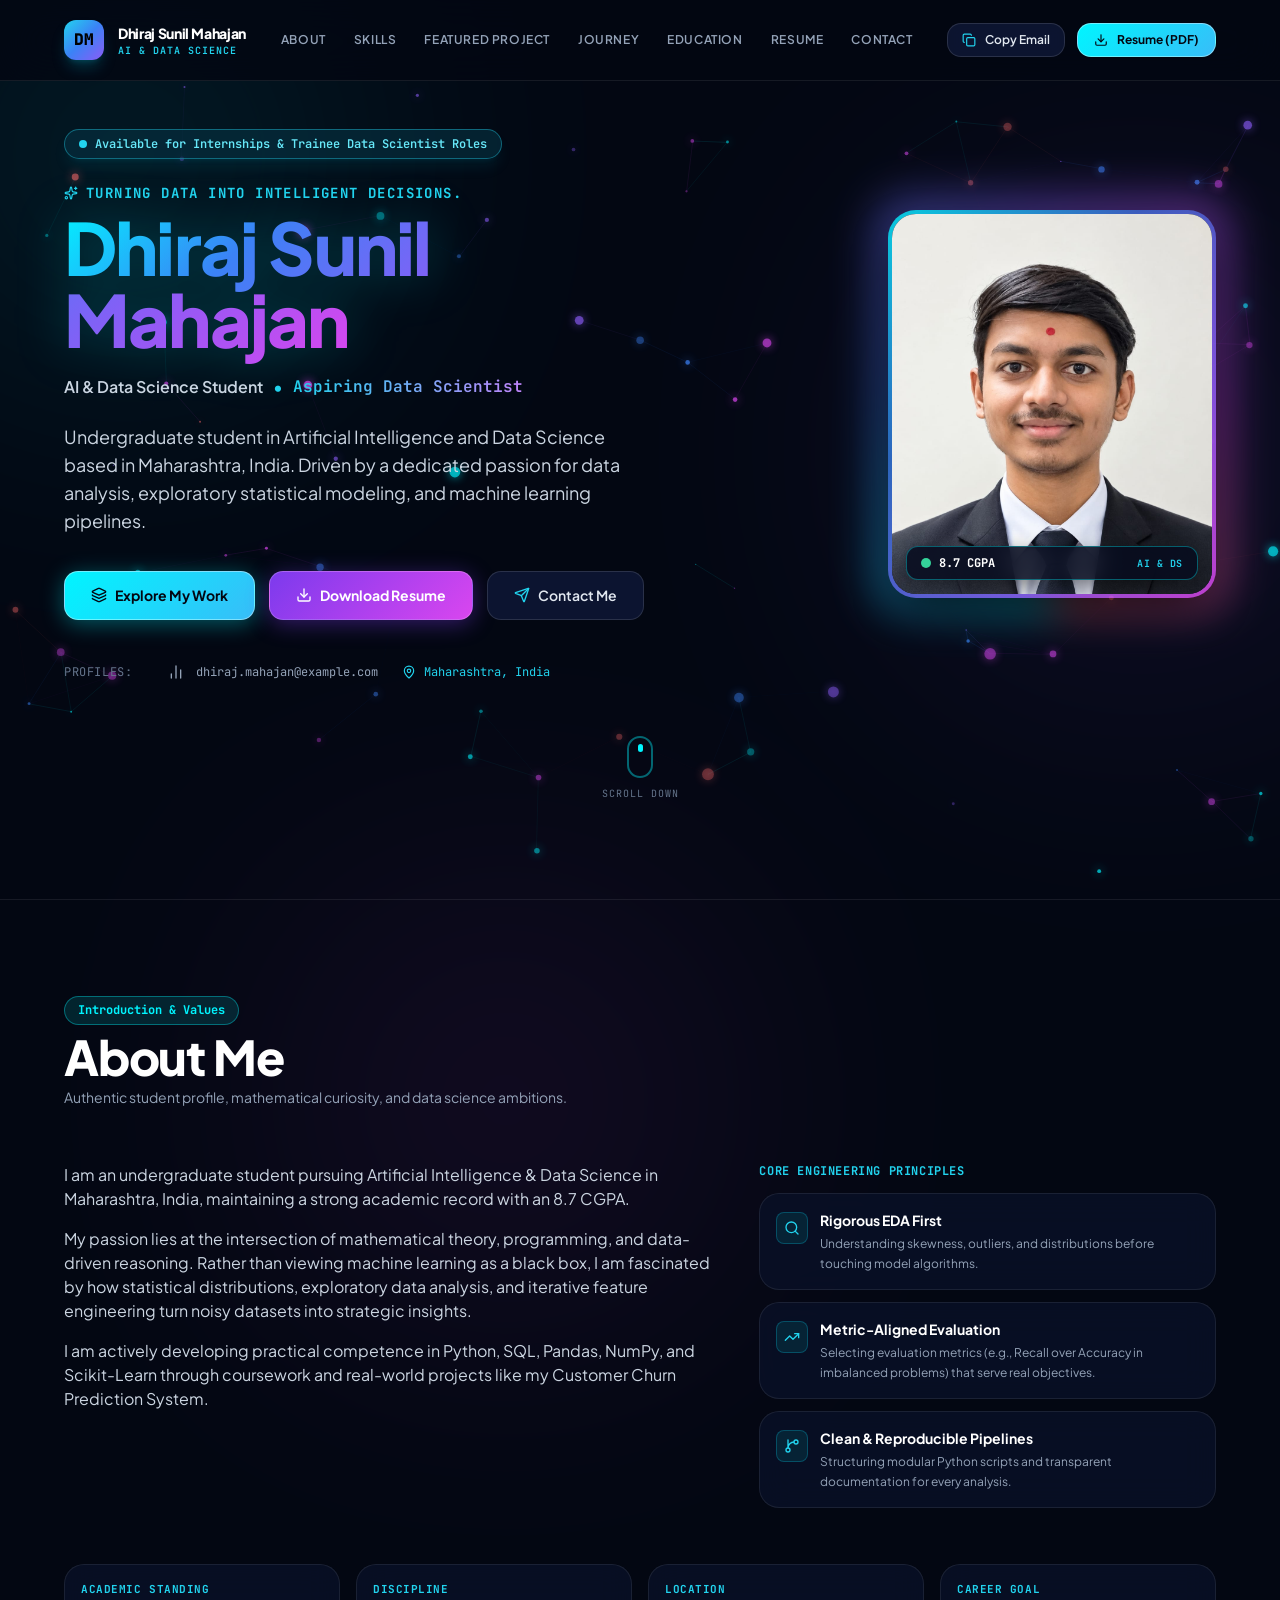
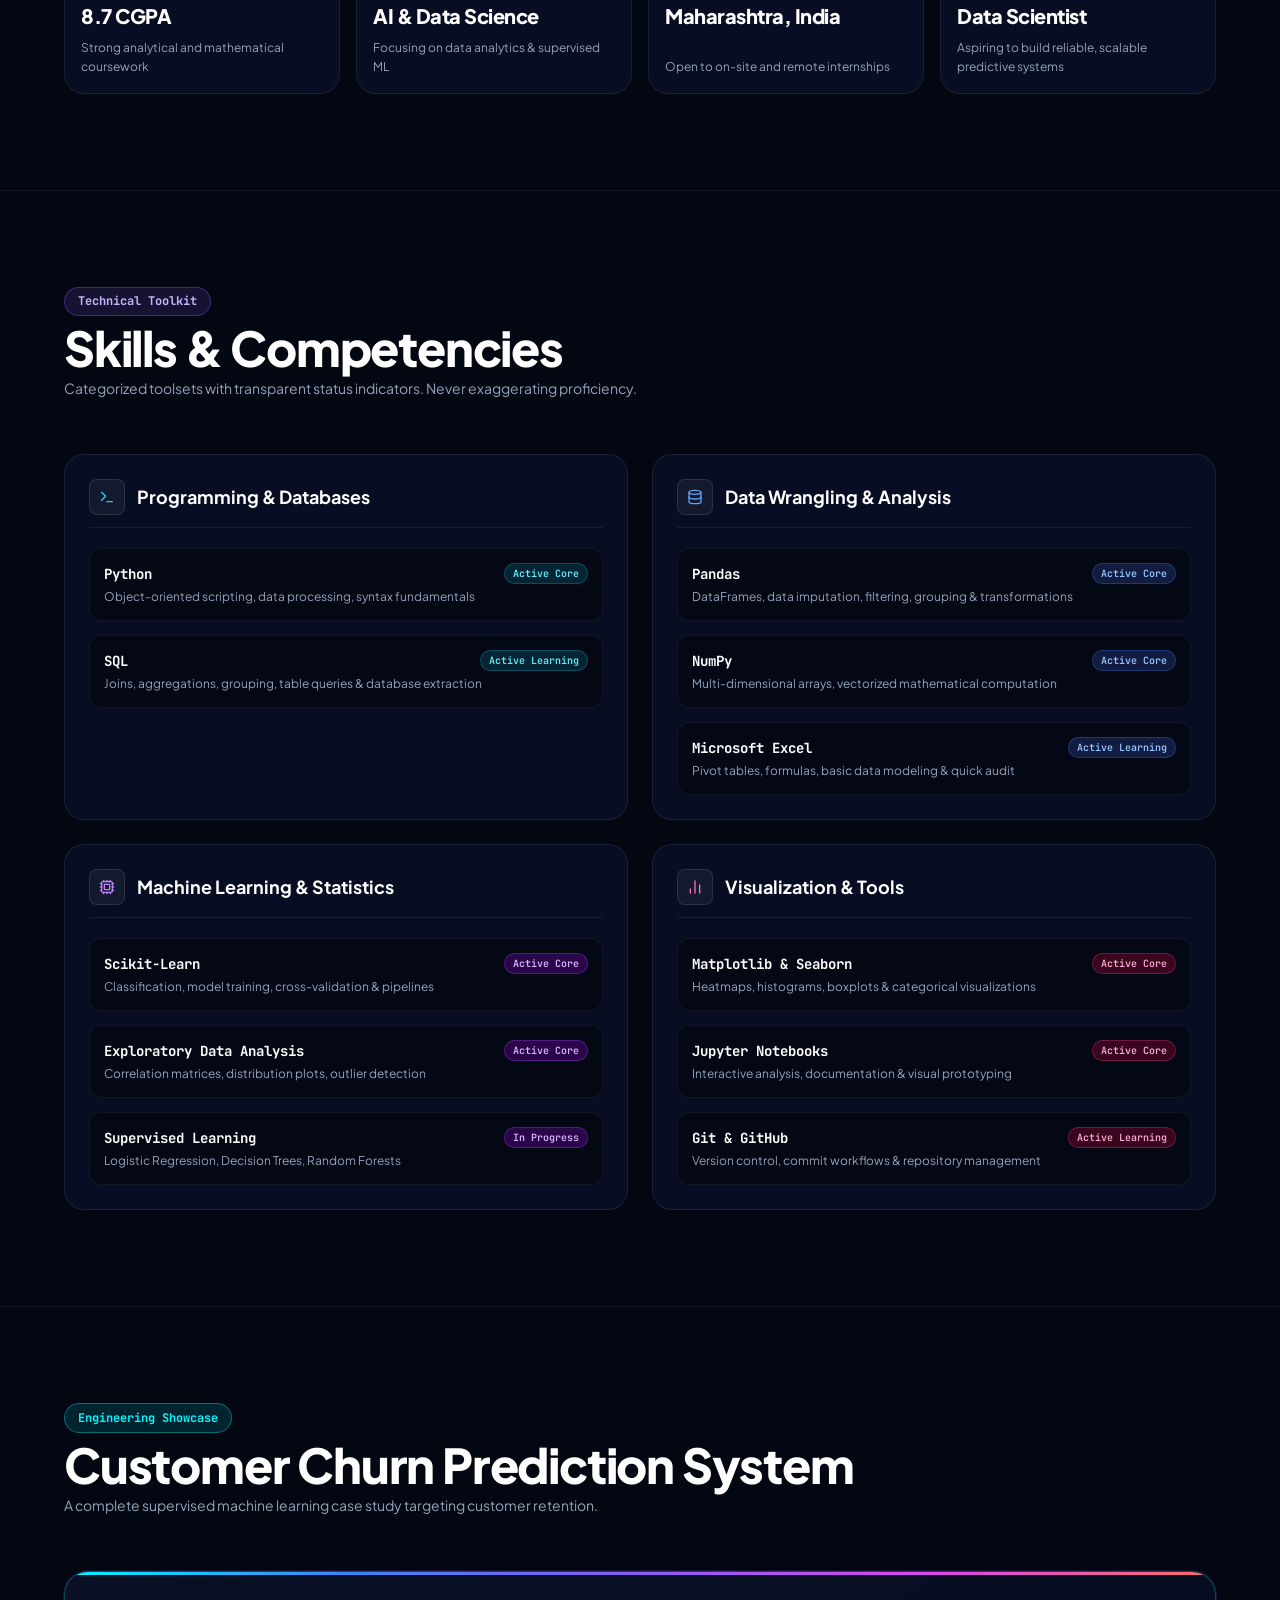
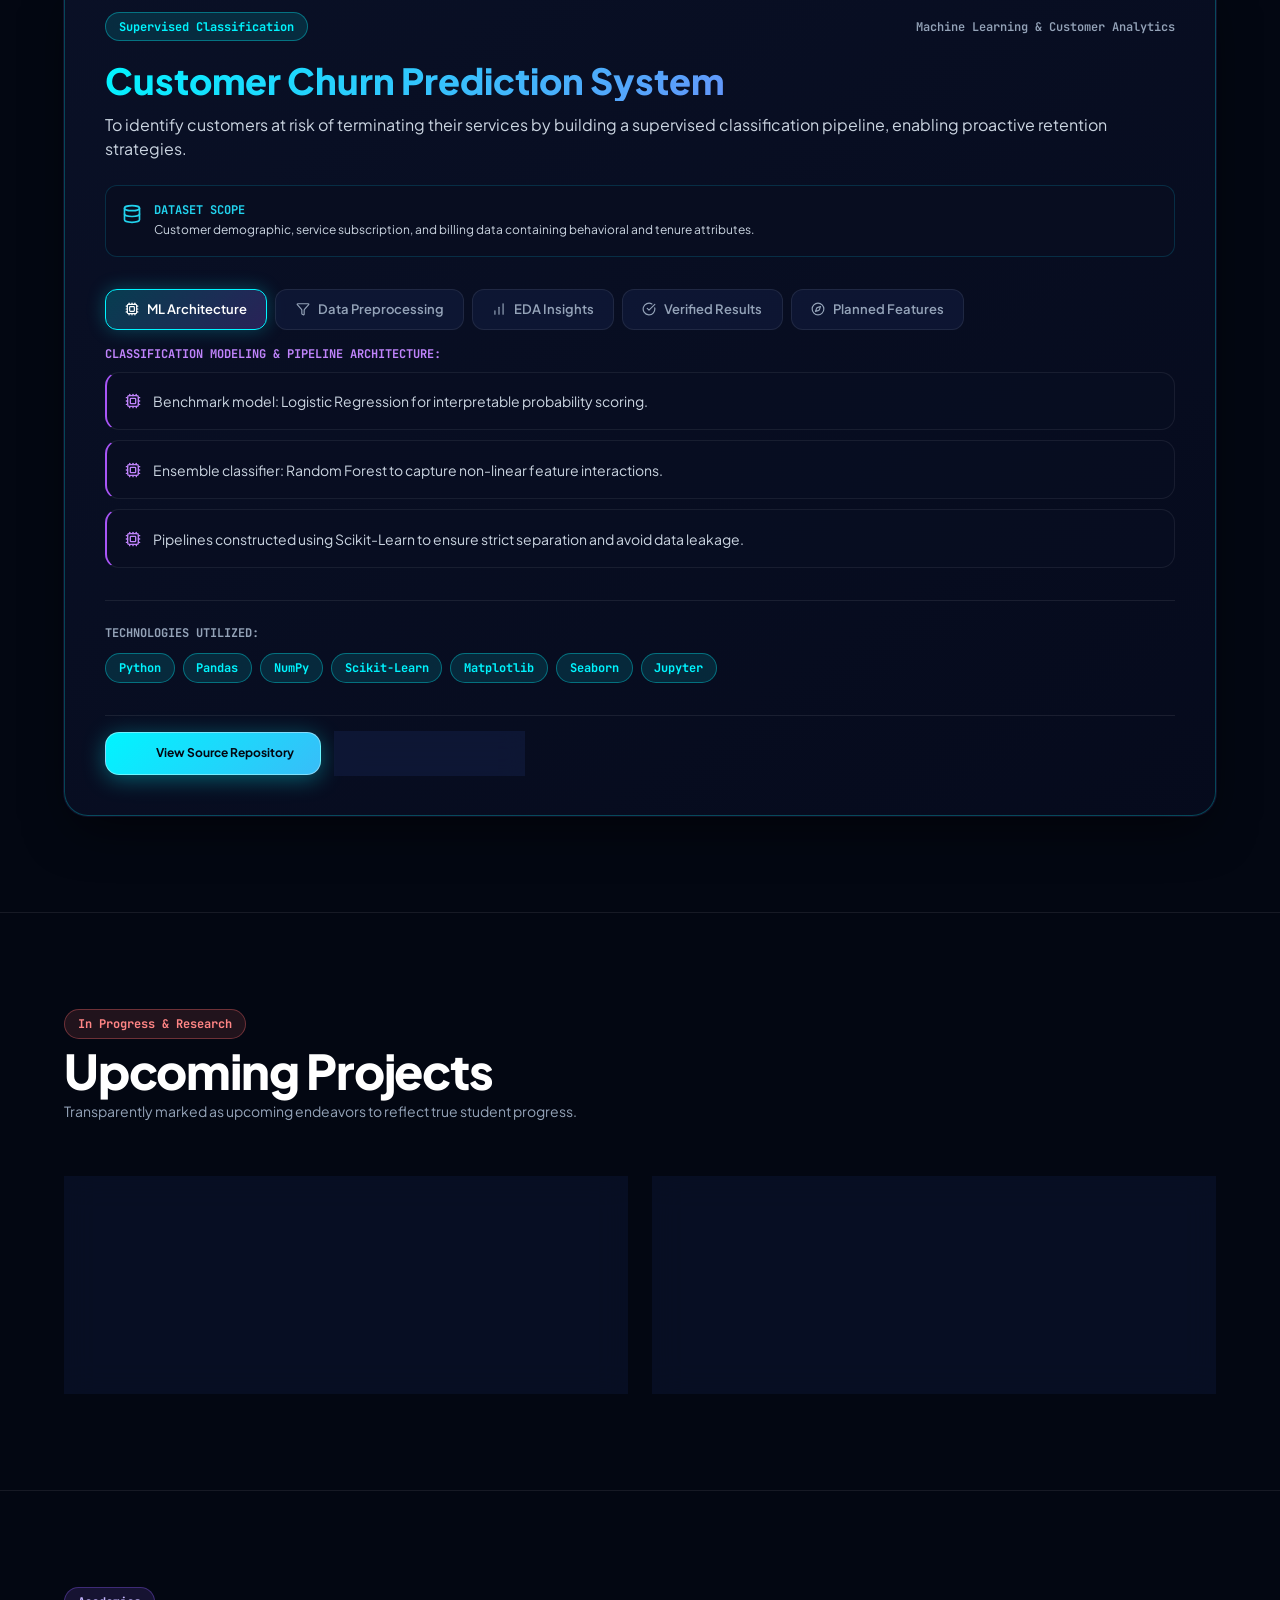
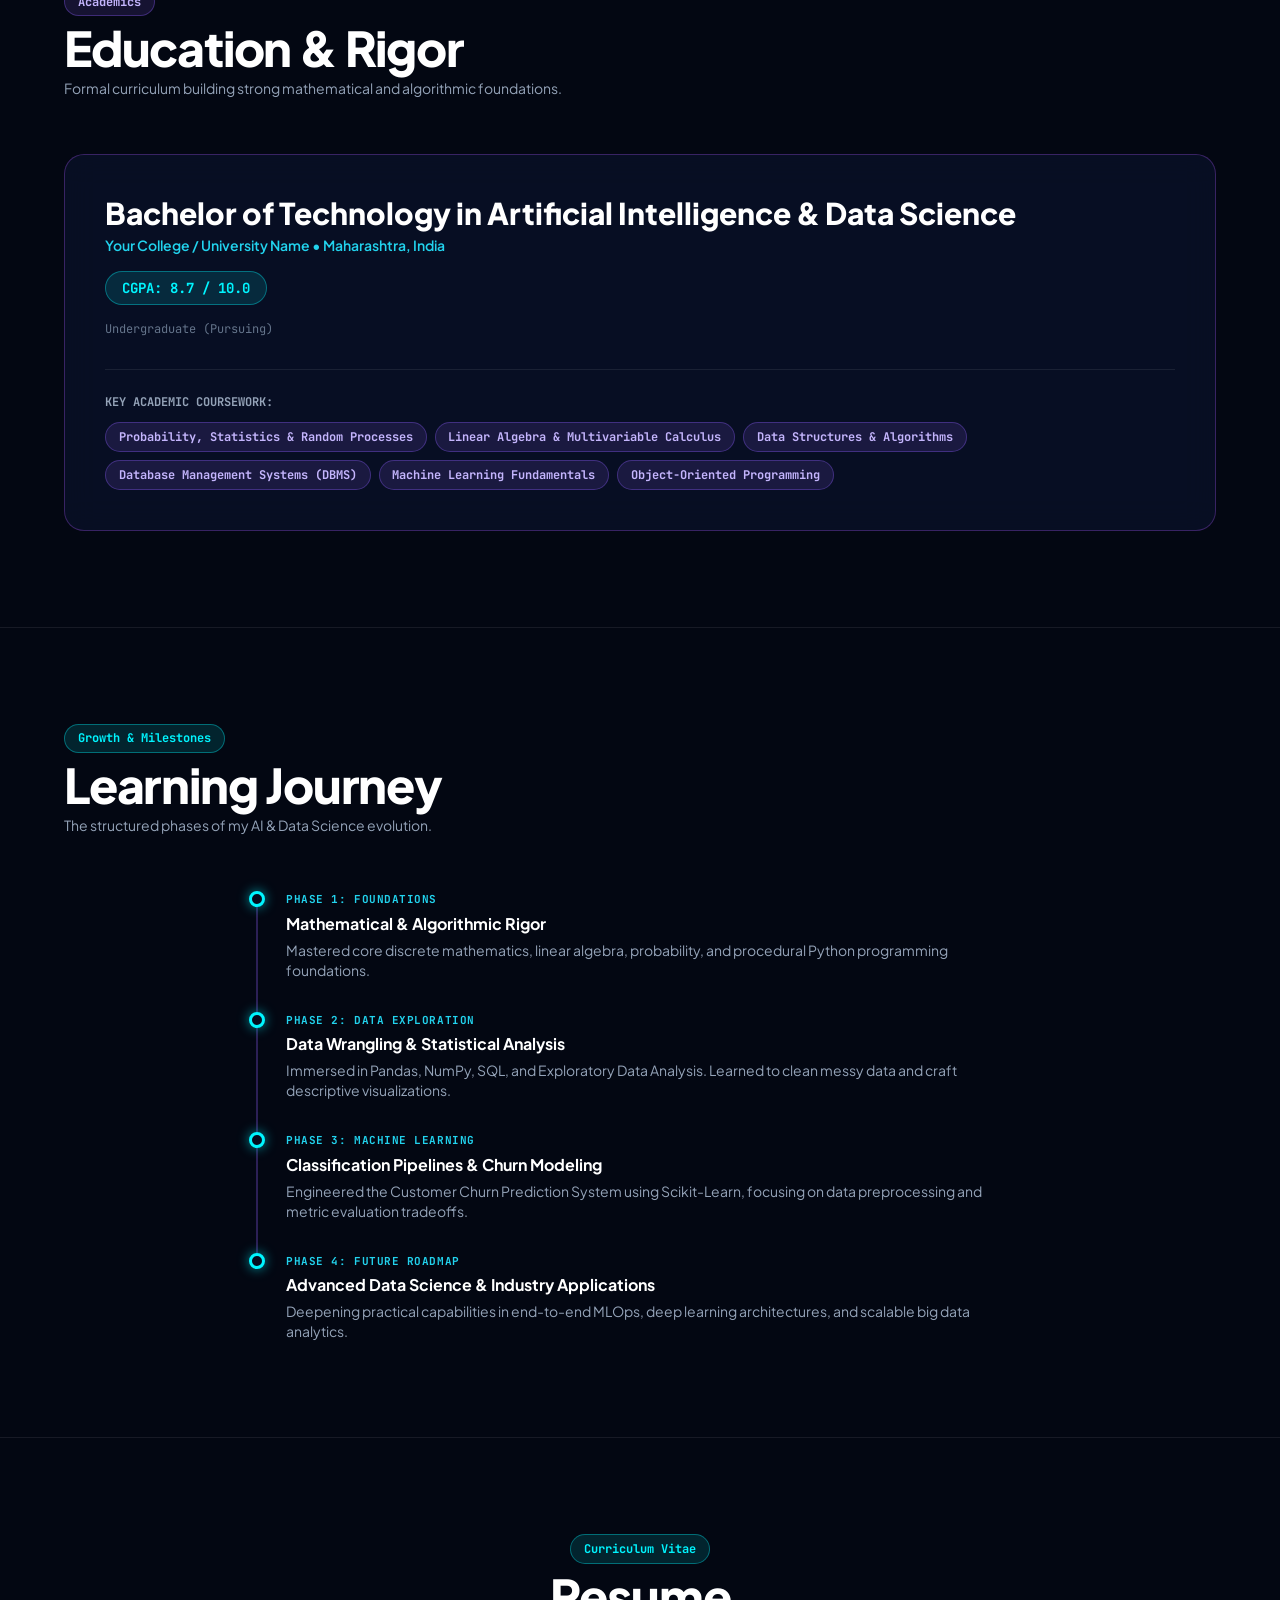
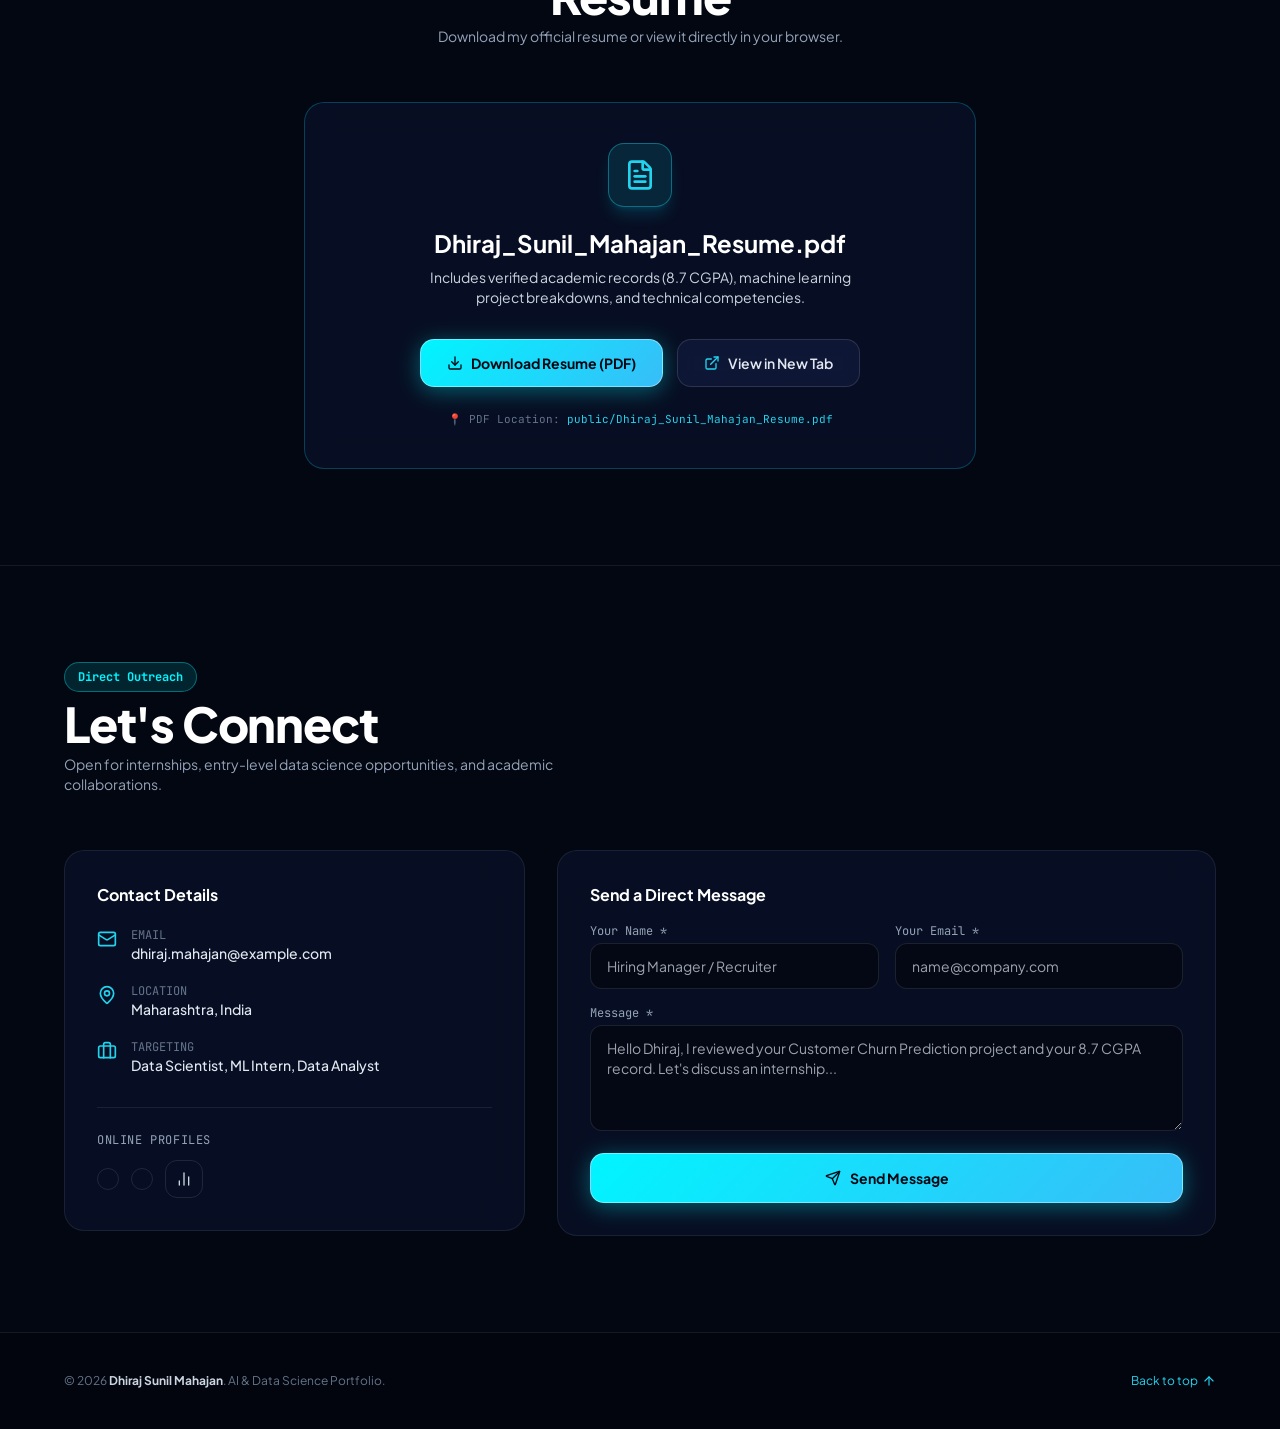
<file: Dhiraj Sunil Mahajan _ AI & Data Science Portfolio.html>
<!DOCTYPE html>
<!-- saved from url=(0032)http://localhost:8000/#education -->
<html lang="en" class="scroll-smooth"><head><meta http-equiv="Content-Type" content="text/html; charset=UTF-8">
  
  <meta name="viewport" content="width=device-width, initial-scale=1.0">
  
  <!-- SEO & Social Preview Metadata -->
  <title>Dhiraj Sunil Mahajan | AI &amp; Data Science Portfolio</title>
  <meta name="title" content="Dhiraj Sunil Mahajan | AI &amp; Data Science Portfolio">
  <meta name="description" content="Portfolio of Dhiraj Sunil Mahajan, AI &amp; Data Science student and Aspiring Data Scientist with an 8.7 CGPA from Maharashtra, India. Featuring the Customer Churn Prediction System case study.">
  <meta name="keywords" content="Dhiraj Sunil Mahajan, Data Scientist, Machine Learning, AI, Customer Churn Prediction, Python, SQL, Pandas, Scikit-Learn, Maharashtra">
  <meta name="author" content="Dhiraj Sunil Mahajan">

  <!-- Open Graph / Facebook / LinkedIn -->
  <meta property="og:type" content="website">
  <meta property="og:title" content="Dhiraj Sunil Mahajan | AI &amp; Data Science Portfolio">
  <meta property="og:description" content="Turning Data Into Intelligent Decisions. AI &amp; Data Science undergraduate student with 8.7 CGPA focusing on machine learning and predictive analytics.">
  <meta property="og:image" content="public/placeholder-avatar.svg">

  <!-- Branded Favicon (DM monogram in cyan) -->
  <link rel="icon" type="image/svg+xml" href="data:image/svg+xml,&lt;svg xmlns='http://www.w3.org/2000/svg' viewBox='0 0 32 32'&gt;&lt;rect width='32' height='32' rx='7' fill='%23060b1e'/&gt;&lt;rect x='1' y='1' width='30' height='30' rx='6' fill='none' stroke='%2300f5ff' stroke-width='1.5'/&gt;&lt;text x='16' y='22' font-family='sans-serif' font-size='14' font-weight='900' fill='%2300f5ff' text-anchor='middle'&gt;DM&lt;/text&gt;&lt;/svg&gt;">

  <!-- Tailwind CSS CDN -->
  <script src="./Dhiraj Sunil Mahajan _ AI &amp; Data Science Portfolio_files/saved_resource"></script>
  <script>
    tailwind.config = {
      darkMode: 'class',
      theme: {
        extend: {
          fontFamily: {
            sans: ['Plus Jakarta Sans', 'sans-serif'],
            mono: ['JetBrains Mono', 'monospace'],
          },
          colors: {
            midnight: '#030712',
            cyberCyan: '#00f5ff',
            royalBlue: '#3b82f6',
            neonViolet: '#8b5cf6',
            neonMagenta: '#d946ef',
            softCoral: '#ff6b6b'
          }
        }
      }
    }
  </script>

  <!-- Google Fonts: Plus Jakarta Sans & JetBrains Mono -->
  <link rel="preconnect" href="https://fonts.googleapis.com/">
  <link rel="preconnect" href="https://fonts.gstatic.com/" crossorigin="">
  <link href="./Dhiraj Sunil Mahajan _ AI &amp; Data Science Portfolio_files/css2" rel="stylesheet">

  <!-- Lucide Icons CDN -->
  <script src="./Dhiraj Sunil Mahajan _ AI &amp; Data Science Portfolio_files/lucide@latest"></script>

  <!-- Custom Stylesheet -->
  <link rel="stylesheet" href="./Dhiraj Sunil Mahajan _ AI &amp; Data Science Portfolio_files/styles.css">
<style>*, ::before, ::after{--tw-border-spacing-x:0;--tw-border-spacing-y:0;--tw-translate-x:0;--tw-translate-y:0;--tw-rotate:0;--tw-skew-x:0;--tw-skew-y:0;--tw-scale-x:1;--tw-scale-y:1;--tw-pan-x: ;--tw-pan-y: ;--tw-pinch-zoom: ;--tw-scroll-snap-strictness:proximity;--tw-gradient-from-position: ;--tw-gradient-via-position: ;--tw-gradient-to-position: ;--tw-ordinal: ;--tw-slashed-zero: ;--tw-numeric-figure: ;--tw-numeric-spacing: ;--tw-numeric-fraction: ;--tw-ring-inset: ;--tw-ring-offset-width:0px;--tw-ring-offset-color:#fff;--tw-ring-color:rgb(59 130 246 / 0.5);--tw-ring-offset-shadow:0 0 #0000;--tw-ring-shadow:0 0 #0000;--tw-shadow:0 0 #0000;--tw-shadow-colored:0 0 #0000;--tw-blur: ;--tw-brightness: ;--tw-contrast: ;--tw-grayscale: ;--tw-hue-rotate: ;--tw-invert: ;--tw-saturate: ;--tw-sepia: ;--tw-drop-shadow: ;--tw-backdrop-blur: ;--tw-backdrop-brightness: ;--tw-backdrop-contrast: ;--tw-backdrop-grayscale: ;--tw-backdrop-hue-rotate: ;--tw-backdrop-invert: ;--tw-backdrop-opacity: ;--tw-backdrop-saturate: ;--tw-backdrop-sepia: ;--tw-contain-size: ;--tw-contain-layout: ;--tw-contain-paint: ;--tw-contain-style: }::backdrop{--tw-border-spacing-x:0;--tw-border-spacing-y:0;--tw-translate-x:0;--tw-translate-y:0;--tw-rotate:0;--tw-skew-x:0;--tw-skew-y:0;--tw-scale-x:1;--tw-scale-y:1;--tw-pan-x: ;--tw-pan-y: ;--tw-pinch-zoom: ;--tw-scroll-snap-strictness:proximity;--tw-gradient-from-position: ;--tw-gradient-via-position: ;--tw-gradient-to-position: ;--tw-ordinal: ;--tw-slashed-zero: ;--tw-numeric-figure: ;--tw-numeric-spacing: ;--tw-numeric-fraction: ;--tw-ring-inset: ;--tw-ring-offset-width:0px;--tw-ring-offset-color:#fff;--tw-ring-color:rgb(59 130 246 / 0.5);--tw-ring-offset-shadow:0 0 #0000;--tw-ring-shadow:0 0 #0000;--tw-shadow:0 0 #0000;--tw-shadow-colored:0 0 #0000;--tw-blur: ;--tw-brightness: ;--tw-contrast: ;--tw-grayscale: ;--tw-hue-rotate: ;--tw-invert: ;--tw-saturate: ;--tw-sepia: ;--tw-drop-shadow: ;--tw-backdrop-blur: ;--tw-backdrop-brightness: ;--tw-backdrop-contrast: ;--tw-backdrop-grayscale: ;--tw-backdrop-hue-rotate: ;--tw-backdrop-invert: ;--tw-backdrop-opacity: ;--tw-backdrop-saturate: ;--tw-backdrop-sepia: ;--tw-contain-size: ;--tw-contain-layout: ;--tw-contain-paint: ;--tw-contain-style: }/* ! tailwindcss v3.4.17 | MIT License | https://tailwindcss.com */*,::after,::before{box-sizing:border-box;border-width:0;border-style:solid;border-color:#e5e7eb}::after,::before{--tw-content:''}:host,html{line-height:1.5;-webkit-text-size-adjust:100%;-moz-tab-size:4;tab-size:4;font-family:Plus Jakarta Sans, sans-serif;font-feature-settings:normal;font-variation-settings:normal;-webkit-tap-highlight-color:transparent}body{margin:0;line-height:inherit}hr{height:0;color:inherit;border-top-width:1px}abbr:where([title]){-webkit-text-decoration:underline dotted;text-decoration:underline dotted}h1,h2,h3,h4,h5,h6{font-size:inherit;font-weight:inherit}a{color:inherit;text-decoration:inherit}b,strong{font-weight:bolder}code,kbd,pre,samp{font-family:JetBrains Mono, monospace;font-feature-settings:normal;font-variation-settings:normal;font-size:1em}small{font-size:80%}sub,sup{font-size:75%;line-height:0;position:relative;vertical-align:baseline}sub{bottom:-.25em}sup{top:-.5em}table{text-indent:0;border-color:inherit;border-collapse:collapse}button,input,optgroup,select,textarea{font-family:inherit;font-feature-settings:inherit;font-variation-settings:inherit;font-size:100%;font-weight:inherit;line-height:inherit;letter-spacing:inherit;color:inherit;margin:0;padding:0}button,select{text-transform:none}button,input:where([type=button]),input:where([type=reset]),input:where([type=submit]){-webkit-appearance:button;background-color:transparent;background-image:none}:-moz-focusring{outline:auto}:-moz-ui-invalid{box-shadow:none}progress{vertical-align:baseline}::-webkit-inner-spin-button,::-webkit-outer-spin-button{height:auto}[type=search]{-webkit-appearance:textfield;outline-offset:-2px}::-webkit-search-decoration{-webkit-appearance:none}::-webkit-file-upload-button{-webkit-appearance:button;font:inherit}summary{display:list-item}blockquote,dd,dl,figure,h1,h2,h3,h4,h5,h6,hr,p,pre{margin:0}fieldset{margin:0;padding:0}legend{padding:0}menu,ol,ul{list-style:none;margin:0;padding:0}dialog{padding:0}textarea{resize:vertical}input::placeholder,textarea::placeholder{opacity:1;color:#9ca3af}[role=button],button{cursor:pointer}:disabled{cursor:default}audio,canvas,embed,iframe,img,object,svg,video{display:block;vertical-align:middle}img,video{max-width:100%;height:auto}[hidden]:where(:not([hidden=until-found])){display:none}.relative{position:relative}.sticky{position:sticky}.top-0{top:0px}.z-10{z-index:10}.z-50{z-index:50}.mx-auto{margin-left:auto;margin-right:auto}.mb-0\.5{margin-bottom:0.125rem}.mb-1{margin-bottom:0.25rem}.mb-11{margin-bottom:2.75rem}.mb-14{margin-bottom:3.5rem}.mb-2{margin-bottom:0.5rem}.mb-3{margin-bottom:0.75rem}.mb-4{margin-bottom:1rem}.mb-5{margin-bottom:1.25rem}.mb-6{margin-bottom:1.5rem}.mb-8{margin-bottom:2rem}.mb-9{margin-bottom:2.25rem}.mr-1{margin-right:0.25rem}.mt-0\.5{margin-top:0.125rem}.mt-1{margin-top:0.25rem}.mt-1\.5{margin-top:0.375rem}.mt-14{margin-top:3.5rem}.mt-2{margin-top:0.5rem}.mt-8{margin-top:2rem}.block{display:block}.inline-block{display:inline-block}.flex{display:flex}.inline-flex{display:inline-flex}.grid{display:grid}.hidden{display:none}.h-10{height:2.5rem}.h-16{height:4rem}.h-2{height:0.5rem}.h-2\.5{height:0.625rem}.h-20{height:5rem}.h-3\.5{height:0.875rem}.h-4{height:1rem}.h-5{height:1.25rem}.h-8{height:2rem}.h-9{height:2.25rem}.min-h-\[90vh\]{min-height:90vh}.w-10{width:2.5rem}.w-16{width:4rem}.w-2{width:0.5rem}.w-2\.5{width:0.625rem}.w-3\.5{width:0.875rem}.w-4{width:1rem}.w-5{width:1.25rem}.w-8{width:2rem}.w-full{width:100%}.w-9{width:2.25rem}.max-w-2xl{max-width:42rem}.max-w-3xl{max-width:48rem}.max-w-md{max-width:28rem}.max-w-xl{max-width:36rem}.shrink-0{flex-shrink:0}@keyframes ping{75%, 100%{transform:scale(2);opacity:0}}.animate-ping{animation:ping 1s cubic-bezier(0, 0, 0.2, 1) infinite}@keyframes pulse{50%{opacity:.5}}.animate-pulse{animation:pulse 2s cubic-bezier(0.4, 0, 0.6, 1) infinite}.grid-cols-1{grid-template-columns:repeat(1, minmax(0, 1fr))}.flex-col{flex-direction:column}.flex-wrap{flex-wrap:wrap}.items-start{align-items:flex-start}.items-center{align-items:center}.justify-center{justify-content:center}.justify-between{justify-content:space-between}.gap-1{gap:0.25rem}.gap-10{gap:2.5rem}.gap-12{gap:3rem}.gap-2{gap:0.5rem}.gap-2\.5{gap:0.625rem}.gap-3{gap:0.75rem}.gap-3\.5{gap:0.875rem}.gap-4{gap:1rem}.gap-6{gap:1.5rem}.gap-7{gap:1.75rem}.gap-8{gap:2rem}.gap-1\.5{gap:0.375rem}.space-y-3 > :not([hidden]) ~ :not([hidden]){--tw-space-y-reverse:0;margin-top:calc(0.75rem * calc(1 - var(--tw-space-y-reverse)));margin-bottom:calc(0.75rem * var(--tw-space-y-reverse))}.space-y-3\.5 > :not([hidden]) ~ :not([hidden]){--tw-space-y-reverse:0;margin-top:calc(0.875rem * calc(1 - var(--tw-space-y-reverse)));margin-bottom:calc(0.875rem * var(--tw-space-y-reverse))}.space-y-4 > :not([hidden]) ~ :not([hidden]){--tw-space-y-reverse:0;margin-top:calc(1rem * calc(1 - var(--tw-space-y-reverse)));margin-bottom:calc(1rem * var(--tw-space-y-reverse))}.space-y-5 > :not([hidden]) ~ :not([hidden]){--tw-space-y-reverse:0;margin-top:calc(1.25rem * calc(1 - var(--tw-space-y-reverse)));margin-bottom:calc(1.25rem * var(--tw-space-y-reverse))}.space-y-2\.5 > :not([hidden]) ~ :not([hidden]){--tw-space-y-reverse:0;margin-top:calc(0.625rem * calc(1 - var(--tw-space-y-reverse)));margin-bottom:calc(0.625rem * var(--tw-space-y-reverse))}.overflow-hidden{overflow:hidden}.scroll-smooth{scroll-behavior:smooth}.rounded-2xl{border-radius:1rem}.rounded-full{border-radius:9999px}.rounded-xl{border-radius:0.75rem}.rounded{border-radius:0.25rem}.rounded-lg{border-radius:0.5rem}.border{border-width:1px}.border-b{border-bottom-width:1px}.border-t{border-top-width:1px}.border-l-2{border-left-width:2px}.border-dashed{border-style:dashed}.border-cyan-400\/40{border-color:rgb(34 211 238 / 0.4)}.border-cyan-400\/50{border-color:rgb(34 211 238 / 0.5)}.border-cyan-500\/20{border-color:rgb(6 182 212 / 0.2)}.border-cyan-500\/30{border-color:rgb(6 182 212 / 0.3)}.border-purple-500\/30{border-color:rgb(168 85 247 / 0.3)}.border-white\/\[0\.08\]{border-color:rgb(255 255 255 / 0.08)}.border-white\/\[0\.12\]{border-color:rgb(255 255 255 / 0.12)}.border-white\/\[0\.1\]{border-color:rgb(255 255 255 / 0.1)}.border-blue-500\/30{border-color:rgb(59 130 246 / 0.3)}.border-pink-500\/30{border-color:rgb(236 72 153 / 0.3)}.border-white\/\[0\.06\]{border-color:rgb(255 255 255 / 0.06)}.border-white\/\[0\.07\]{border-color:rgb(255 255 255 / 0.07)}.border-l-purple-500{--tw-border-opacity:1;border-left-color:rgb(168 85 247 / var(--tw-border-opacity, 1))}.bg-\[\#02050d\]{--tw-bg-opacity:1;background-color:rgb(2 5 13 / var(--tw-bg-opacity, 1))}.bg-\[\#030712\]{--tw-bg-opacity:1;background-color:rgb(3 7 18 / var(--tw-bg-opacity, 1))}.bg-\[\#030712\]\/80{background-color:rgb(3 7 18 / 0.8)}.bg-\[\#080d20\]{--tw-bg-opacity:1;background-color:rgb(8 13 32 / var(--tw-bg-opacity, 1))}.bg-\[\#090d22\]\/95{background-color:rgb(9 13 34 / 0.95)}.bg-black\/40{background-color:rgb(0 0 0 / 0.4)}.bg-cyan-400{--tw-bg-opacity:1;background-color:rgb(34 211 238 / var(--tw-bg-opacity, 1))}.bg-cyan-950\/60{background-color:rgb(8 51 68 / 0.6)}.bg-cyan-950\/70{background-color:rgb(8 51 68 / 0.7)}.bg-emerald-400{--tw-bg-opacity:1;background-color:rgb(52 211 153 / var(--tw-bg-opacity, 1))}.bg-blue-950\/70{background-color:rgb(23 37 84 / 0.7)}.bg-pink-950\/70{background-color:rgb(80 7 36 / 0.7)}.bg-purple-950\/70{background-color:rgb(59 7 100 / 0.7)}.bg-white\/\[0\.05\]{background-color:rgb(255 255 255 / 0.05)}.bg-gradient-to-br{background-image:linear-gradient(to bottom right, var(--tw-gradient-stops))}.bg-gradient-to-r{background-image:linear-gradient(to right, var(--tw-gradient-stops))}.from-cyan-400{--tw-gradient-from:#22d3ee var(--tw-gradient-from-position);--tw-gradient-to:rgb(34 211 238 / 0) var(--tw-gradient-to-position);--tw-gradient-stops:var(--tw-gradient-from), var(--tw-gradient-to)}.via-royalBlue{--tw-gradient-to:rgb(59 130 246 / 0)  var(--tw-gradient-to-position);--tw-gradient-stops:var(--tw-gradient-from), #3b82f6 var(--tw-gradient-via-position), var(--tw-gradient-to)}.to-neonViolet{--tw-gradient-to:#8b5cf6 var(--tw-gradient-to-position)}.to-purple-400{--tw-gradient-to:#c084fc var(--tw-gradient-to-position)}.bg-clip-text{-webkit-background-clip:text;background-clip:text}.p-2\.5{padding:0.625rem}.p-4{padding:1rem}.p-6{padding:1.5rem}.p-8{padding:2rem}.p-3\.5{padding:0.875rem}.px-3\.5{padding-left:0.875rem;padding-right:0.875rem}.px-4{padding-left:1rem;padding-right:1rem}.px-5{padding-left:1.25rem;padding-right:1.25rem}.px-6{padding-left:1.5rem;padding-right:1.5rem}.py-1{padding-top:0.25rem;padding-bottom:0.25rem}.py-1\.5{padding-top:0.375rem;padding-bottom:0.375rem}.py-10{padding-top:2.5rem;padding-bottom:2.5rem}.py-2{padding-top:0.5rem;padding-bottom:0.5rem}.py-2\.5{padding-top:0.625rem;padding-bottom:0.625rem}.py-24{padding-top:6rem;padding-bottom:6rem}.py-3{padding-top:0.75rem;padding-bottom:0.75rem}.py-3\.5{padding-top:0.875rem;padding-bottom:0.875rem}.py-6{padding-top:1.5rem;padding-bottom:1.5rem}.px-2{padding-left:0.5rem;padding-right:0.5rem}.py-0\.5{padding-top:0.125rem;padding-bottom:0.125rem}.pb-24{padding-bottom:6rem}.pt-12{padding-top:3rem}.pt-3{padding-top:0.75rem}.pt-4{padding-top:1rem}.pt-6{padding-top:1.5rem}.pb-3{padding-bottom:0.75rem}.text-left{text-align:left}.text-center{text-align:center}.font-mono{font-family:JetBrains Mono, monospace}.text-2xl{font-size:1.5rem;line-height:2rem}.text-3xl{font-size:1.875rem;line-height:2.25rem}.text-4xl{font-size:2.25rem;line-height:2.5rem}.text-\[10px\]{font-size:10px}.text-\[11px\]{font-size:11px}.text-base{font-size:1rem;line-height:1.5rem}.text-sm{font-size:0.875rem;line-height:1.25rem}.text-xs{font-size:0.75rem;line-height:1rem}.text-lg{font-size:1.125rem;line-height:1.75rem}.text-xl{font-size:1.25rem;line-height:1.75rem}.font-black{font-weight:900}.font-bold{font-weight:700}.font-extrabold{font-weight:800}.font-medium{font-weight:500}.font-semibold{font-weight:600}.uppercase{text-transform:uppercase}.leading-\[1\.08\]{line-height:1.08}.leading-relaxed{line-height:1.625}.leading-normal{line-height:1.5}.tracking-tight{letter-spacing:-0.025em}.tracking-wider{letter-spacing:0.05em}.tracking-widest{letter-spacing:0.1em}.text-black{--tw-text-opacity:1;color:rgb(0 0 0 / var(--tw-text-opacity, 1))}.text-cyan-300{--tw-text-opacity:1;color:rgb(103 232 249 / var(--tw-text-opacity, 1))}.text-cyan-400{--tw-text-opacity:1;color:rgb(34 211 238 / var(--tw-text-opacity, 1))}.text-slate-100{--tw-text-opacity:1;color:rgb(241 245 249 / var(--tw-text-opacity, 1))}.text-slate-200{--tw-text-opacity:1;color:rgb(226 232 240 / var(--tw-text-opacity, 1))}.text-slate-300{--tw-text-opacity:1;color:rgb(203 213 225 / var(--tw-text-opacity, 1))}.text-slate-400{--tw-text-opacity:1;color:rgb(148 163 184 / var(--tw-text-opacity, 1))}.text-slate-500{--tw-text-opacity:1;color:rgb(100 116 139 / var(--tw-text-opacity, 1))}.text-transparent{color:transparent}.text-white{--tw-text-opacity:1;color:rgb(255 255 255 / var(--tw-text-opacity, 1))}.text-blue-300{--tw-text-opacity:1;color:rgb(147 197 253 / var(--tw-text-opacity, 1))}.text-blue-400{--tw-text-opacity:1;color:rgb(96 165 250 / var(--tw-text-opacity, 1))}.text-pink-300{--tw-text-opacity:1;color:rgb(249 168 212 / var(--tw-text-opacity, 1))}.text-pink-400{--tw-text-opacity:1;color:rgb(244 114 182 / var(--tw-text-opacity, 1))}.text-purple-300{--tw-text-opacity:1;color:rgb(216 180 254 / var(--tw-text-opacity, 1))}.text-purple-400{--tw-text-opacity:1;color:rgb(192 132 252 / var(--tw-text-opacity, 1))}.shadow-2xl{--tw-shadow:0 25px 50px -12px rgb(0 0 0 / 0.25);--tw-shadow-colored:0 25px 50px -12px var(--tw-shadow-color);box-shadow:var(--tw-ring-offset-shadow, 0 0 #0000), var(--tw-ring-shadow, 0 0 #0000), var(--tw-shadow)}.shadow-lg{--tw-shadow:0 10px 15px -3px rgb(0 0 0 / 0.1), 0 4px 6px -4px rgb(0 0 0 / 0.1);--tw-shadow-colored:0 10px 15px -3px var(--tw-shadow-color), 0 4px 6px -4px var(--tw-shadow-color);box-shadow:var(--tw-ring-offset-shadow, 0 0 #0000), var(--tw-ring-shadow, 0 0 #0000), var(--tw-shadow)}.shadow-sm{--tw-shadow:0 1px 2px 0 rgb(0 0 0 / 0.05);--tw-shadow-colored:0 1px 2px 0 var(--tw-shadow-color);box-shadow:var(--tw-ring-offset-shadow, 0 0 #0000), var(--tw-ring-shadow, 0 0 #0000), var(--tw-shadow)}.shadow-cyan-500\/10{--tw-shadow-color:rgb(6 182 212 / 0.1);--tw-shadow:var(--tw-shadow-colored)}.shadow-cyan-500\/20{--tw-shadow-color:rgb(6 182 212 / 0.2);--tw-shadow:var(--tw-shadow-colored)}.shadow-cyan-500\/25{--tw-shadow-color:rgb(6 182 212 / 0.25);--tw-shadow:var(--tw-shadow-colored)}.backdrop-blur-2xl{--tw-backdrop-blur:blur(40px);-webkit-backdrop-filter:var(--tw-backdrop-blur) var(--tw-backdrop-brightness) var(--tw-backdrop-contrast) var(--tw-backdrop-grayscale) var(--tw-backdrop-hue-rotate) var(--tw-backdrop-invert) var(--tw-backdrop-opacity) var(--tw-backdrop-saturate) var(--tw-backdrop-sepia);backdrop-filter:var(--tw-backdrop-blur) var(--tw-backdrop-brightness) var(--tw-backdrop-contrast) var(--tw-backdrop-grayscale) var(--tw-backdrop-hue-rotate) var(--tw-backdrop-invert) var(--tw-backdrop-opacity) var(--tw-backdrop-saturate) var(--tw-backdrop-sepia)}.backdrop-blur-xl{--tw-backdrop-blur:blur(24px);-webkit-backdrop-filter:var(--tw-backdrop-blur) var(--tw-backdrop-brightness) var(--tw-backdrop-contrast) var(--tw-backdrop-grayscale) var(--tw-backdrop-hue-rotate) var(--tw-backdrop-invert) var(--tw-backdrop-opacity) var(--tw-backdrop-saturate) var(--tw-backdrop-sepia);backdrop-filter:var(--tw-backdrop-blur) var(--tw-backdrop-brightness) var(--tw-backdrop-contrast) var(--tw-backdrop-grayscale) var(--tw-backdrop-hue-rotate) var(--tw-backdrop-invert) var(--tw-backdrop-opacity) var(--tw-backdrop-saturate) var(--tw-backdrop-sepia)}.transition{transition-property:color, background-color, border-color, fill, stroke, opacity, box-shadow, transform, filter, -webkit-text-decoration-color, -webkit-backdrop-filter;transition-property:color, background-color, border-color, text-decoration-color, fill, stroke, opacity, box-shadow, transform, filter, backdrop-filter;transition-property:color, background-color, border-color, text-decoration-color, fill, stroke, opacity, box-shadow, transform, filter, backdrop-filter, -webkit-text-decoration-color, -webkit-backdrop-filter;transition-timing-function:cubic-bezier(0.4, 0, 0.2, 1);transition-duration:150ms}.transition-all{transition-property:all;transition-timing-function:cubic-bezier(0.4, 0, 0.2, 1);transition-duration:150ms}.transition-colors{transition-property:color, background-color, border-color, fill, stroke, -webkit-text-decoration-color;transition-property:color, background-color, border-color, text-decoration-color, fill, stroke;transition-property:color, background-color, border-color, text-decoration-color, fill, stroke, -webkit-text-decoration-color;transition-timing-function:cubic-bezier(0.4, 0, 0.2, 1);transition-duration:150ms}.transition-transform{transition-property:transform;transition-timing-function:cubic-bezier(0.4, 0, 0.2, 1);transition-duration:150ms}.selection\:bg-cyan-400 *::selection{--tw-bg-opacity:1;background-color:rgb(34 211 238 / var(--tw-bg-opacity, 1))}.selection\:text-black *::selection{--tw-text-opacity:1;color:rgb(0 0 0 / var(--tw-text-opacity, 1))}.selection\:bg-cyan-400::selection{--tw-bg-opacity:1;background-color:rgb(34 211 238 / var(--tw-bg-opacity, 1))}.selection\:text-black::selection{--tw-text-opacity:1;color:rgb(0 0 0 / var(--tw-text-opacity, 1))}.hover\:border-blue-400:hover{--tw-border-opacity:1;border-color:rgb(96 165 250 / var(--tw-border-opacity, 1))}.hover\:border-cyan-400:hover{--tw-border-opacity:1;border-color:rgb(34 211 238 / var(--tw-border-opacity, 1))}.hover\:border-purple-400:hover{--tw-border-opacity:1;border-color:rgb(192 132 252 / var(--tw-border-opacity, 1))}.hover\:border-blue-400\/50:hover{border-color:rgb(96 165 250 / 0.5)}.hover\:border-cyan-400\/50:hover{border-color:rgb(34 211 238 / 0.5)}.hover\:border-pink-400\/50:hover{border-color:rgb(244 114 182 / 0.5)}.hover\:border-purple-400\/50:hover{border-color:rgb(192 132 252 / 0.5)}.hover\:border-white\/\[0\.15\]:hover{border-color:rgb(255 255 255 / 0.15)}.hover\:text-blue-400:hover{--tw-text-opacity:1;color:rgb(96 165 250 / var(--tw-text-opacity, 1))}.hover\:text-cyan-300:hover{--tw-text-opacity:1;color:rgb(103 232 249 / var(--tw-text-opacity, 1))}.hover\:text-cyan-400:hover{--tw-text-opacity:1;color:rgb(34 211 238 / var(--tw-text-opacity, 1))}.hover\:text-purple-400:hover{--tw-text-opacity:1;color:rgb(192 132 252 / var(--tw-text-opacity, 1))}.hover\:text-white:hover{--tw-text-opacity:1;color:rgb(255 255 255 / var(--tw-text-opacity, 1))}.focus\:border-cyan-400:focus{--tw-border-opacity:1;border-color:rgb(34 211 238 / var(--tw-border-opacity, 1))}.focus\:outline-none:focus{outline:2px solid transparent;outline-offset:2px}.group:hover .group-hover\:scale-105{--tw-scale-x:1.05;--tw-scale-y:1.05;transform:translate(var(--tw-translate-x), var(--tw-translate-y)) rotate(var(--tw-rotate)) skewX(var(--tw-skew-x)) skewY(var(--tw-skew-y)) scaleX(var(--tw-scale-x)) scaleY(var(--tw-scale-y))}.group:hover .group-hover\:border-cyan-300{--tw-border-opacity:1;border-color:rgb(103 232 249 / var(--tw-border-opacity, 1))}.group:hover .group-hover\:text-cyan-400{--tw-text-opacity:1;color:rgb(34 211 238 / var(--tw-text-opacity, 1))}@media (min-width: 640px){.sm\:flex{display:flex}.sm\:grid-cols-2{grid-template-columns:repeat(2, minmax(0, 1fr))}.sm\:flex-row{flex-direction:row}.sm\:p-10{padding:2.5rem}.sm\:p-8{padding:2rem}.sm\:text-3xl{font-size:1.875rem;line-height:2.25rem}.sm\:text-4xl{font-size:2.25rem;line-height:2.5rem}.sm\:text-5xl{font-size:3rem;line-height:1}.sm\:text-6xl{font-size:3.75rem;line-height:1}.sm\:text-base{font-size:1rem;line-height:1.5rem}.sm\:text-lg{font-size:1.125rem;line-height:1.75rem}.sm\:text-sm{font-size:0.875rem;line-height:1.25rem}}@media (min-width: 768px){.md\:grid-cols-2{grid-template-columns:repeat(2, minmax(0, 1fr))}}@media (min-width: 1024px){.lg\:col-span-5{grid-column:span 5 / span 5}.lg\:col-span-7{grid-column:span 7 / span 7}.lg\:flex{display:flex}.lg\:hidden{display:none}.lg\:grid-cols-12{grid-template-columns:repeat(12, minmax(0, 1fr))}.lg\:grid-cols-4{grid-template-columns:repeat(4, minmax(0, 1fr))}.lg\:justify-end{justify-content:flex-end}.lg\:gap-8{gap:2rem}.lg\:text-7xl{font-size:4.5rem;line-height:1}}</style></head>
<body class="bg-[#030712] text-slate-100 selection:bg-cyan-400 selection:text-black relative">

  <!-- Ambient Glowing Background Meshes -->
  <div class="ambient-glow-mesh mesh-cyan"></div>
  <div class="ambient-glow-mesh mesh-violet"></div>
  <div class="ambient-glow-mesh mesh-magenta"></div>

  <!-- Toast Notification Feedback -->
  <div id="creative-toast" class="px-5 py-3 rounded-xl bg-[#090d22]/95 border border-cyan-400/50 text-white text-xs font-mono shadow-2xl backdrop-blur-xl flex items-center gap-2">
    <svg xmlns="http://www.w3.org/2000/svg" width="24" height="24" viewBox="0 0 24 24" fill="none" stroke="currentColor" stroke-width="2" stroke-linecap="round" stroke-linejoin="round" data-lucide="check-circle" aria-hidden="true" class="lucide lucide-check-circle w-4 h-4 text-cyan-400"><path d="M21.801 10A10 10 0 1 1 17 3.335"></path><path d="m9 11 3 3L22 4"></path></svg>
    <span>Email copied to clipboard!</span>
  </div>

  <!-- ========================================================================
       1. RESPONSIVE STICKY NAVIGATION BAR
       ======================================================================== -->
  <header class="sticky top-0 z-50 bg-[#030712]/80 backdrop-blur-xl border-b border-white/[0.08] transition-all">
    <div class="portfolio-container flex items-center justify-between h-20">
      
      <!-- Brand Logo / Monogram -->
      <a href="http://localhost:8000/#hero" class="flex items-center gap-3.5 group">
        <div class="w-10 h-10 rounded-xl bg-gradient-to-br from-cyan-400 via-royalBlue to-neonViolet flex items-center justify-center text-black font-black font-mono text-base shadow-lg shadow-cyan-500/25 group-hover:scale-105 transition-transform">
          DM
        </div>
        <div class="flex flex-col">
          <span class="font-extrabold text-sm tracking-tight text-white group-hover:text-cyan-400 transition-colors data-fullName">Dhiraj Sunil Mahajan</span>
          <span class="text-[10px] font-mono font-semibold tracking-widest text-cyan-400 uppercase">AI &amp; Data Science</span>
        </div>
      </a>

      <!-- Desktop Navigation Links -->
      <nav class="hidden lg:flex items-center gap-7 text-xs font-semibold uppercase tracking-wider text-slate-400">
        <a href="http://localhost:8000/#about" class="nav-link hover:text-white transition-colors">About</a>
        <a href="http://localhost:8000/#skills" class="nav-link hover:text-white transition-colors">Skills</a>
        <a href="http://localhost:8000/#featured-project" class="nav-link hover:text-cyan-400 transition-colors">Featured Project</a>
        <a href="http://localhost:8000/#journey" class="nav-link hover:text-white transition-colors">Journey</a>
        <a href="http://localhost:8000/#education" class="nav-link hover:text-white transition-colors text-cyan-400 font-bold">Education</a>
        <a href="http://localhost:8000/#resume" class="nav-link hover:text-white transition-colors">Resume</a>
        <a href="http://localhost:8000/#contact" class="nav-link hover:text-white transition-colors">Contact</a>
      </nav>

      <!-- Desktop Action Buttons -->
      <div class="hidden sm:flex items-center gap-3">
        <button id="copy-email-btn" type="button" class="btn-frosted-dark text-xs py-2 px-3.5" title="Copy email address">
          <svg xmlns="http://www.w3.org/2000/svg" width="24" height="24" viewBox="0 0 24 24" fill="none" stroke="currentColor" stroke-width="2" stroke-linecap="round" stroke-linejoin="round" data-lucide="copy" aria-hidden="true" class="lucide lucide-copy w-3.5 h-3.5 text-cyan-400"><rect width="14" height="14" x="8" y="8" rx="2" ry="2"></rect><path d="M4 16c-1.1 0-2-.9-2-2V4c0-1.1.9-2 2-2h10c1.1 0 2 .9 2 2"></path></svg>
          <span>Copy Email</span>
        </button>
        <a href="http://localhost:8000/public/Dhiraj_Sunil_Mahajan_Resume.pdf" class="data-resume-download btn-electric-cyan text-xs py-2 px-4 shadow-sm" download="Dhiraj_Sunil_Mahajan_Resume.pdf">
          <svg xmlns="http://www.w3.org/2000/svg" width="24" height="24" viewBox="0 0 24 24" fill="none" stroke="currentColor" stroke-width="2" stroke-linecap="round" stroke-linejoin="round" data-lucide="download" aria-hidden="true" class="lucide lucide-download w-3.5 h-3.5"><path d="M12 15V3"></path><path d="M21 15v4a2 2 0 0 1-2 2H5a2 2 0 0 1-2-2v-4"></path><path d="m7 10 5 5 5-5"></path></svg>
          <span>Resume (PDF)</span>
        </a>
      </div>

      <!-- Mobile Hamburger Button -->
      <button id="mobile-menu-btn" class="lg:hidden p-2.5 rounded-xl border border-white/[0.12] text-slate-300 hover:text-cyan-400 transition-colors" aria-label="Toggle navigation menu">
        <svg xmlns="http://www.w3.org/2000/svg" width="24" height="24" viewBox="0 0 24 24" fill="none" stroke="currentColor" stroke-width="2" stroke-linecap="round" stroke-linejoin="round" data-lucide="menu" aria-hidden="true" class="lucide lucide-menu w-5 h-5"><path d="M4 5h16"></path><path d="M4 12h16"></path><path d="M4 19h16"></path></svg>
      </button>

    </div>

    <!-- Mobile Navigation Drawer -->
    <div id="mobile-drawer" class="hidden lg:hidden border-t border-white/[0.08] bg-[#060b1e]/98 backdrop-blur-2xl px-6 py-6 space-y-3.5">
      <a href="http://localhost:8000/#about" class="mobile-link block text-sm font-medium text-slate-300 py-1">About Me</a>
      <a href="http://localhost:8000/#skills" class="mobile-link block text-sm font-medium text-slate-300 py-1">Skills &amp; Tools</a>
      <a href="http://localhost:8000/#featured-project" class="mobile-link block text-sm font-bold text-cyan-400 py-1">Customer Churn Case Study</a>
      <a href="http://localhost:8000/#journey" class="mobile-link block text-sm font-medium text-slate-300 py-1">Learning Journey</a>
      <a href="http://localhost:8000/#education" class="mobile-link block text-sm font-medium text-slate-300 py-1">Education (CGPA 8.7)</a>
      <a href="http://localhost:8000/#resume" class="mobile-link block text-sm font-medium text-slate-300 py-1">Download Resume</a>
      <a href="http://localhost:8000/#contact" class="mobile-link block text-sm font-medium text-slate-300 py-1">Contact Dhiraj</a>
      <div class="pt-3 border-t border-white/[0.08] flex flex-col gap-2.5">
        <a href="http://localhost:8000/public/Dhiraj_Sunil_Mahajan_Resume.pdf" class="data-resume-download btn-electric-cyan w-full text-xs py-3 text-center" download="Dhiraj_Sunil_Mahajan_Resume.pdf">
          <svg xmlns="http://www.w3.org/2000/svg" width="24" height="24" viewBox="0 0 24 24" fill="none" stroke="currentColor" stroke-width="2" stroke-linecap="round" stroke-linejoin="round" data-lucide="download" aria-hidden="true" class="lucide lucide-download w-4 h-4 mr-1"><path d="M12 15V3"></path><path d="M21 15v4a2 2 0 0 1-2 2H5a2 2 0 0 1-2-2v-4"></path><path d="m7 10 5 5 5-5"></path></svg>
          <span>Download Resume (PDF)</span>
        </a>
        <a href="http://localhost:8000/public/Dhiraj_Sunil_Mahajan_Resume.pdf" class="data-resume-view btn-frosted-dark w-full text-xs py-2.5 text-center" target="_blank" rel="noopener noreferrer">
          <svg xmlns="http://www.w3.org/2000/svg" width="24" height="24" viewBox="0 0 24 24" fill="none" stroke="currentColor" stroke-width="2" stroke-linecap="round" stroke-linejoin="round" data-lucide="external-link" aria-hidden="true" class="lucide lucide-external-link w-3.5 h-3.5 mr-1 text-cyan-400"><path d="M15 3h6v6"></path><path d="M10 14 21 3"></path><path d="M18 13v6a2 2 0 0 1-2 2H5a2 2 0 0 1-2-2V8a2 2 0 0 1 2-2h6"></path></svg>
          <span>View Resume in New Tab</span>
        </a>
      </div>
    </div>
  </header>

  <!-- ========================================================================
       2. ANIMATED HERO SECTION (WITH 3D CANVAS & PORTRAIT)
       ======================================================================== -->
  <section id="hero" class="relative min-h-[90vh] flex items-center justify-center pt-12 pb-24 overflow-hidden">
    
    <!-- 3D Interactive Constellation Canvas -->
    <canvas id="hero-canvas" width="1381" height="788"></canvas>

    <div class="portfolio-container relative z-10 w-full">
      <div class="grid grid-cols-1 lg:grid-cols-12 gap-12 lg:gap-8 items-center">
        
        <!-- Left Column: Typography & CTAs -->
        <div class="lg:col-span-7 text-left">
          
          <!-- Animated Status Pill -->
          <div class="inline-flex items-center gap-2 px-3.5 py-1.5 rounded-full bg-cyan-950/60 border border-cyan-400/40 text-cyan-300 text-xs font-mono font-semibold mb-6 shadow-lg shadow-cyan-500/10">
            <span class="w-2 h-2 rounded-full bg-cyan-400 animate-ping"></span>
            <span class="data-availability">Available for Internships &amp; Trainee Data Scientist Roles</span>
          </div>

          <!-- Animated Dynamic Headline -->
          <h2 class="text-xs sm:text-sm font-mono tracking-widest uppercase text-cyan-400 mb-2 font-bold flex items-center gap-2">
            <svg xmlns="http://www.w3.org/2000/svg" width="24" height="24" viewBox="0 0 24 24" fill="none" stroke="currentColor" stroke-width="2" stroke-linecap="round" stroke-linejoin="round" data-lucide="sparkles" aria-hidden="true" class="lucide lucide-sparkles w-3.5 h-3.5 text-cyan-400"><path d="M11.017 2.814a1 1 0 0 1 1.966 0l1.051 5.558a2 2 0 0 0 1.594 1.594l5.558 1.051a1 1 0 0 1 0 1.966l-5.558 1.051a2 2 0 0 0-1.594 1.594l-1.051 5.558a1 1 0 0 1-1.966 0l-1.051-5.558a2 2 0 0 0-1.594-1.594l-5.558-1.051a1 1 0 0 1 0-1.966l5.558-1.051a2 2 0 0 0 1.594-1.594z"></path><path d="M20 2v4"></path><path d="M22 4h-4"></path><circle cx="4" cy="20" r="2"></circle></svg>
            <span id="animated-headline">Turning Data Into Intelligent Decisions.</span>
          </h2>

          <!-- Full Name with Colourful Gradient Typography -->
          <h1 class="text-4xl sm:text-6xl lg:text-7xl font-black tracking-tight leading-[1.08] mb-5">
            <span class="gradient-luminous-hero data-fullName">Dhiraj Sunil Mahajan</span>
          </h1>

          <!-- Role Label -->
          <div class="flex flex-wrap items-center gap-2.5 mb-6 text-sm sm:text-base font-semibold">
            <span class="text-slate-300 data-role">AI &amp; Data Science Student</span>
            <span class="text-cyan-400">•</span>
            <span class="text-transparent bg-clip-text bg-gradient-to-r from-cyan-400 to-purple-400 font-mono data-subRole">Aspiring Data Scientist</span>
          </div>

          <!-- Student Narrative Intro -->
          <p class="text-base sm:text-lg text-slate-300 leading-relaxed mb-9 max-w-xl data-bioShort">Undergraduate student in Artificial Intelligence and Data Science based in Maharashtra, India. Driven by a dedicated passion for data analysis, exploratory statistical modeling, and machine learning pipelines.</p>

          <!-- Primary Hero Buttons -->
          <div class="flex flex-wrap items-center gap-3.5 mb-11">
            <a href="http://localhost:8000/#featured-project" class="btn-electric-cyan">
              <svg xmlns="http://www.w3.org/2000/svg" width="24" height="24" viewBox="0 0 24 24" fill="none" stroke="currentColor" stroke-width="2" stroke-linecap="round" stroke-linejoin="round" data-lucide="layers" aria-hidden="true" class="lucide lucide-layers w-4 h-4"><path d="M12.83 2.18a2 2 0 0 0-1.66 0L2.6 6.08a1 1 0 0 0 0 1.83l8.58 3.91a2 2 0 0 0 1.66 0l8.58-3.9a1 1 0 0 0 0-1.83z"></path><path d="M2 12a1 1 0 0 0 .58.91l8.6 3.91a2 2 0 0 0 1.65 0l8.58-3.9A1 1 0 0 0 22 12"></path><path d="M2 17a1 1 0 0 0 .58.91l8.6 3.91a2 2 0 0 0 1.65 0l8.58-3.9A1 1 0 0 0 22 17"></path></svg>
              <span>Explore My Work</span>
            </a>
            <a href="http://localhost:8000/public/Dhiraj_Sunil_Mahajan_Resume.pdf" class="data-resume-download btn-violet-gradient" download="Dhiraj_Sunil_Mahajan_Resume.pdf">
              <svg xmlns="http://www.w3.org/2000/svg" width="24" height="24" viewBox="0 0 24 24" fill="none" stroke="currentColor" stroke-width="2" stroke-linecap="round" stroke-linejoin="round" data-lucide="download" aria-hidden="true" class="lucide lucide-download w-4 h-4"><path d="M12 15V3"></path><path d="M21 15v4a2 2 0 0 1-2 2H5a2 2 0 0 1-2-2v-4"></path><path d="m7 10 5 5 5-5"></path></svg>
              <span>Download Resume</span>
            </a>
            <a href="http://localhost:8000/#contact" class="btn-frosted-dark">
              <svg xmlns="http://www.w3.org/2000/svg" width="24" height="24" viewBox="0 0 24 24" fill="none" stroke="currentColor" stroke-width="2" stroke-linecap="round" stroke-linejoin="round" data-lucide="send" aria-hidden="true" class="lucide lucide-send w-4 h-4 text-cyan-400"><path d="M14.536 21.686a.5.5 0 0 0 .937-.024l6.5-19a.496.496 0 0 0-.635-.635l-19 6.5a.5.5 0 0 0-.024.937l7.93 3.18a2 2 0 0 1 1.112 1.11z"></path><path d="m21.854 2.147-10.94 10.939"></path></svg>
              <span>Contact Me</span>
            </a>
          </div>

          <!-- Quick Social & Metadata Strip -->
          <div class="flex flex-wrap items-center gap-6 text-xs text-slate-400 font-mono">
            <div class="flex items-center gap-3">
              <span class="uppercase tracking-wider text-slate-500">Profiles:</span>
              <a href="https://github.com/" target="_blank" rel="noopener noreferrer" class="data-github-link hover:text-cyan-400 transition-colors" title="GitHub">
                <i data-lucide="github" class="w-4 h-4"></i>
              </a>
              <a href="https://linkedin.com/" target="_blank" rel="noopener noreferrer" class="data-linkedin-link hover:text-blue-400 transition-colors" title="LinkedIn">
                <i data-lucide="linkedin" class="w-4 h-4"></i>
              </a>
              <a href="https://kaggle.com/" target="_blank" rel="noopener noreferrer" class="data-kaggle-link hover:text-purple-400 transition-colors" title="Kaggle">
                <svg xmlns="http://www.w3.org/2000/svg" width="24" height="24" viewBox="0 0 24 24" fill="none" stroke="currentColor" stroke-width="2" stroke-linecap="round" stroke-linejoin="round" data-lucide="bar-chart-2" aria-hidden="true" class="lucide lucide-bar-chart-2 w-4 h-4"><path d="M5 21v-6"></path><path d="M12 21V3"></path><path d="M19 21V9"></path></svg>
              </a>
              <a href="mailto:pateldhiru805@gmail.com" class="data-email hover:text-white transition-colors" title="Email">pateldhiru805@gmail.com</a>
            </div>
            <div class="hidden sm:flex items-center gap-2 text-cyan-400">
              <svg xmlns="http://www.w3.org/2000/svg" width="24" height="24" viewBox="0 0 24 24" fill="none" stroke="currentColor" stroke-width="2" stroke-linecap="round" stroke-linejoin="round" data-lucide="map-pin" aria-hidden="true" class="lucide lucide-map-pin w-3.5 h-3.5"><path d="M20 10c0 4.993-5.539 10.193-7.399 11.799a1 1 0 0 1-1.202 0C9.539 20.193 4 14.993 4 10a8 8 0 0 1 16 0"></path><circle cx="12" cy="10" r="3"></circle></svg>
              <span class="data-location">Maharashtra, India</span>
            </div>
          </div>

        </div>

        <!-- Right Column: Prominent Portrait Integration -->
        <div class="lg:col-span-5 flex justify-center lg:justify-end">
          <div class="portrait-container">
            <!-- Subtle Animated Aura Glow -->
            <div class="portrait-glow-aura"></div>
            
            <!-- Creative Multi-Gradient Frame -->
            <div class="portrait-border-wrapper">
              <div class="portrait-inner">
                <!-- Actual Profile Image with Fallback -->
                <img id="hero-portrait" src="./Dhiraj Sunil Mahajan _ AI &amp; Data Science Portfolio_files/placeholder-avatar.svg" alt="Dhiraj Sunil Mahajan" onerror="handlePortraitError(this)" class="portrait-img" loading="eager">

                <!-- Floating Portrait Status Badge -->
                <div class="portrait-badge-overlay">
                  <div class="flex items-center gap-2">
                    <span class="w-2.5 h-2.5 rounded-full bg-emerald-400 animate-pulse"></span>
                    <span class="text-xs font-mono font-bold text-white">8.7 CGPA</span>
                  </div>
                  <span class="text-[10px] font-mono font-semibold text-cyan-400 uppercase tracking-wider">AI &amp; DS</span>
                </div>
              </div>
            </div>
          </div>
        </div>

      </div>

      <!-- Elegant Scroll Indicator -->
      <div class="mt-14 text-center">
        <a href="http://localhost:8000/#about" class="inline-block group" aria-label="Scroll to About section">
          <div class="scroll-indicator-pill group-hover:border-cyan-300 transition-colors">
            <div class="scroll-indicator-dot"></div>
          </div>
          <span class="text-[10px] font-mono uppercase tracking-widest text-slate-500 block mt-2 group-hover:text-cyan-400 transition-colors">Scroll Down</span>
        </a>
      </div>

    </div>
  </section>

  <!-- ========================================================================
       3. ABOUT ME SECTION
       ======================================================================== -->
  <section id="about" class="py-24 border-t border-white/[0.08] relative">
    <div class="portfolio-container">
      
      <div class="mb-14">
        <span class="badge-pill-cyan mb-2">Introduction &amp; Values</span>
        <h2 class="text-3xl sm:text-5xl font-black text-white tracking-tight">About Me</h2>
        <p class="text-slate-400 text-sm max-w-xl mt-1.5">Authentic student profile, mathematical curiosity, and data science ambitions.</p>
      </div>

      <div class="grid grid-cols-1 lg:grid-cols-12 gap-10 items-start">
        
        <!-- Story Column -->
        <div class="lg:col-span-7" id="about-story">
      <p class="text-slate-300 text-sm sm:text-base leading-relaxed mb-4">I am an undergraduate student pursuing Artificial Intelligence &amp; Data Science in Maharashtra, India, maintaining a strong academic record with an 8.7 CGPA.</p>
    
      <p class="text-slate-300 text-sm sm:text-base leading-relaxed mb-4">My passion lies at the intersection of mathematical theory, programming, and data-driven reasoning. Rather than viewing machine learning as a black box, I am fascinated by how statistical distributions, exploratory data analysis, and iterative feature engineering turn noisy datasets into strategic insights.</p>
    
      <p class="text-slate-300 text-sm sm:text-base leading-relaxed mb-4">I am actively developing practical competence in Python, SQL, Pandas, NumPy, and Scikit-Learn through coursework and real-world projects like my Customer Churn Prediction System.</p>
    </div>

        <!-- Philosophies Column -->
        <div class="lg:col-span-5 space-y-3.5">
          <span class="text-xs font-mono uppercase font-bold text-cyan-400 tracking-wider block mb-2">Core Engineering Principles</span>
          <div id="about-philosophies" class="space-y-3">
      <div class="glass-panel p-4 flex items-start gap-3">
        <div class="w-8 h-8 rounded-lg bg-cyan-950/60 border border-cyan-500/30 flex items-center justify-center text-cyan-400 shrink-0 mt-0.5">
          <svg xmlns="http://www.w3.org/2000/svg" width="24" height="24" viewBox="0 0 24 24" fill="none" stroke="currentColor" stroke-width="2" stroke-linecap="round" stroke-linejoin="round" data-lucide="search" aria-hidden="true" class="lucide lucide-search w-4 h-4"><path d="m21 21-4.34-4.34"></path><circle cx="11" cy="11" r="8"></circle></svg>
        </div>
        <div>
          <h4 class="text-sm font-bold text-white mb-1">Rigorous EDA First</h4>
          <p class="text-xs text-slate-400 leading-relaxed">Understanding skewness, outliers, and distributions before touching model algorithms.</p>
        </div>
      </div>
    
      <div class="glass-panel p-4 flex items-start gap-3">
        <div class="w-8 h-8 rounded-lg bg-cyan-950/60 border border-cyan-500/30 flex items-center justify-center text-cyan-400 shrink-0 mt-0.5">
          <svg xmlns="http://www.w3.org/2000/svg" width="24" height="24" viewBox="0 0 24 24" fill="none" stroke="currentColor" stroke-width="2" stroke-linecap="round" stroke-linejoin="round" data-lucide="trending-up" aria-hidden="true" class="lucide lucide-trending-up w-4 h-4"><path d="M16 7h6v6"></path><path d="m22 7-8.5 8.5-5-5L2 17"></path></svg>
        </div>
        <div>
          <h4 class="text-sm font-bold text-white mb-1">Metric-Aligned Evaluation</h4>
          <p class="text-xs text-slate-400 leading-relaxed">Selecting evaluation metrics (e.g., Recall over Accuracy in imbalanced problems) that serve real objectives.</p>
        </div>
      </div>
    
      <div class="glass-panel p-4 flex items-start gap-3">
        <div class="w-8 h-8 rounded-lg bg-cyan-950/60 border border-cyan-500/30 flex items-center justify-center text-cyan-400 shrink-0 mt-0.5">
          <svg xmlns="http://www.w3.org/2000/svg" width="24" height="24" viewBox="0 0 24 24" fill="none" stroke="currentColor" stroke-width="2" stroke-linecap="round" stroke-linejoin="round" data-lucide="git-branch" aria-hidden="true" class="lucide lucide-git-branch w-4 h-4"><path d="M15 6a9 9 0 0 0-9 9V3"></path><circle cx="18" cy="6" r="3"></circle><circle cx="6" cy="18" r="3"></circle></svg>
        </div>
        <div>
          <h4 class="text-sm font-bold text-white mb-1">Clean &amp; Reproducible Pipelines</h4>
          <p class="text-xs text-slate-400 leading-relaxed">Structuring modular Python scripts and transparent documentation for every analysis.</p>
        </div>
      </div>
    </div>
        </div>

      </div>

      <!-- Verified Student Highlights Ribbon -->
      <div id="about-highlights" class="grid grid-cols-1 sm:grid-cols-2 lg:grid-cols-4 gap-4 mt-14">
      <div class="glass-panel p-4 flex flex-col justify-between">
        <div>
          <span class="text-[11px] font-mono uppercase font-bold text-cyan-400 tracking-wider block mb-1">Academic Standing</span>
          <div class="text-xl font-extrabold text-white tracking-tight">8.7 CGPA</div>
        </div>
        <p class="text-xs text-slate-400 mt-2 leading-relaxed">Strong analytical and mathematical coursework</p>
      </div>
    
      <div class="glass-panel p-4 flex flex-col justify-between">
        <div>
          <span class="text-[11px] font-mono uppercase font-bold text-cyan-400 tracking-wider block mb-1">Discipline</span>
          <div class="text-xl font-extrabold text-white tracking-tight">AI &amp; Data Science</div>
        </div>
        <p class="text-xs text-slate-400 mt-2 leading-relaxed">Focusing on data analytics &amp; supervised ML</p>
      </div>
    
      <div class="glass-panel p-4 flex flex-col justify-between">
        <div>
          <span class="text-[11px] font-mono uppercase font-bold text-cyan-400 tracking-wider block mb-1">Location</span>
          <div class="text-xl font-extrabold text-white tracking-tight">Maharashtra, India</div>
        </div>
        <p class="text-xs text-slate-400 mt-2 leading-relaxed">Open to on-site and remote internships</p>
      </div>
    
      <div class="glass-panel p-4 flex flex-col justify-between">
        <div>
          <span class="text-[11px] font-mono uppercase font-bold text-cyan-400 tracking-wider block mb-1">Career Goal</span>
          <div class="text-xl font-extrabold text-white tracking-tight">Data Scientist</div>
        </div>
        <p class="text-xs text-slate-400 mt-2 leading-relaxed">Aspiring to build reliable, scalable predictive systems</p>
      </div>
    </div>

    </div>
  </section>

  <!-- ========================================================================
       4. TECHNICAL SKILLS SECTION (GROUPED WITH HONEST STATUS)
       ======================================================================== -->
  <section id="skills" class="py-24 border-t border-white/[0.08] relative">
    <div class="portfolio-container">
      
      <div class="mb-14">
        <span class="badge-pill-violet mb-2">Technical Toolkit</span>
        <h2 class="text-3xl sm:text-5xl font-black text-white tracking-tight">Skills &amp; Competencies</h2>
        <p class="text-slate-400 text-sm max-w-xl mt-1.5">Categorized toolsets with transparent status indicators. Never exaggerating proficiency.</p>
      </div>

      <div id="skills-container" class="grid grid-cols-1 md:grid-cols-2 gap-6">
        <div class="glass-panel p-6 hover:border-cyan-400/50">
          <div class="flex items-center gap-3 mb-5 pb-3 border-b border-white/[0.07]">
            <div class="w-9 h-9 rounded-lg bg-white/[0.05] border border-white/[0.1] flex items-center justify-center text-cyan-400">
              <svg xmlns="http://www.w3.org/2000/svg" width="24" height="24" viewBox="0 0 24 24" fill="none" stroke="currentColor" stroke-width="2" stroke-linecap="round" stroke-linejoin="round" data-lucide="terminal" aria-hidden="true" class="lucide lucide-terminal w-4 h-4"><path d="M12 19h8"></path><path d="m4 17 6-6-6-6"></path></svg>
            </div>
            <h3 class="font-bold text-base sm:text-lg text-white">Programming &amp; Databases</h3>
          </div>

          <div class="space-y-3.5">
            
              <div class="p-3.5 rounded-xl bg-black/40 border border-white/[0.06] hover:border-white/[0.15] transition-colors">
                <div class="flex items-center justify-between mb-1">
                  <span class="text-sm font-bold text-white font-mono">Python</span>
                  <span class="text-[10px] font-mono font-semibold px-2 py-0.5 rounded-full border bg-cyan-950/70 text-cyan-300 border-cyan-500/30">
                    Active Core
                  </span>
                </div>
                <p class="text-xs text-slate-400 leading-normal">Object-oriented scripting, data processing, syntax fundamentals</p>
              </div>
            
              <div class="p-3.5 rounded-xl bg-black/40 border border-white/[0.06] hover:border-white/[0.15] transition-colors">
                <div class="flex items-center justify-between mb-1">
                  <span class="text-sm font-bold text-white font-mono">SQL</span>
                  <span class="text-[10px] font-mono font-semibold px-2 py-0.5 rounded-full border bg-cyan-950/70 text-cyan-300 border-cyan-500/30">
                    Active Learning
                  </span>
                </div>
                <p class="text-xs text-slate-400 leading-normal">Joins, aggregations, grouping, table queries &amp; database extraction</p>
              </div>
            
          </div>
        </div>
      
        <div class="glass-panel p-6 hover:border-blue-400/50">
          <div class="flex items-center gap-3 mb-5 pb-3 border-b border-white/[0.07]">
            <div class="w-9 h-9 rounded-lg bg-white/[0.05] border border-white/[0.1] flex items-center justify-center text-blue-400">
              <svg xmlns="http://www.w3.org/2000/svg" width="24" height="24" viewBox="0 0 24 24" fill="none" stroke="currentColor" stroke-width="2" stroke-linecap="round" stroke-linejoin="round" data-lucide="database" aria-hidden="true" class="lucide lucide-database w-4 h-4"><ellipse cx="12" cy="5" rx="9" ry="3"></ellipse><path d="M3 5V19A9 3 0 0 0 21 19V5"></path><path d="M3 12A9 3 0 0 0 21 12"></path></svg>
            </div>
            <h3 class="font-bold text-base sm:text-lg text-white">Data Wrangling &amp; Analysis</h3>
          </div>

          <div class="space-y-3.5">
            
              <div class="p-3.5 rounded-xl bg-black/40 border border-white/[0.06] hover:border-white/[0.15] transition-colors">
                <div class="flex items-center justify-between mb-1">
                  <span class="text-sm font-bold text-white font-mono">Pandas</span>
                  <span class="text-[10px] font-mono font-semibold px-2 py-0.5 rounded-full border bg-blue-950/70 text-blue-300 border-blue-500/30">
                    Active Core
                  </span>
                </div>
                <p class="text-xs text-slate-400 leading-normal">DataFrames, data imputation, filtering, grouping &amp; transformations</p>
              </div>
            
              <div class="p-3.5 rounded-xl bg-black/40 border border-white/[0.06] hover:border-white/[0.15] transition-colors">
                <div class="flex items-center justify-between mb-1">
                  <span class="text-sm font-bold text-white font-mono">NumPy</span>
                  <span class="text-[10px] font-mono font-semibold px-2 py-0.5 rounded-full border bg-blue-950/70 text-blue-300 border-blue-500/30">
                    Active Core
                  </span>
                </div>
                <p class="text-xs text-slate-400 leading-normal">Multi-dimensional arrays, vectorized mathematical computation</p>
              </div>
            
              <div class="p-3.5 rounded-xl bg-black/40 border border-white/[0.06] hover:border-white/[0.15] transition-colors">
                <div class="flex items-center justify-between mb-1">
                  <span class="text-sm font-bold text-white font-mono">Microsoft Excel</span>
                  <span class="text-[10px] font-mono font-semibold px-2 py-0.5 rounded-full border bg-blue-950/70 text-blue-300 border-blue-500/30">
                    Active Learning
                  </span>
                </div>
                <p class="text-xs text-slate-400 leading-normal">Pivot tables, formulas, basic data modeling &amp; quick audit</p>
              </div>
            
          </div>
        </div>
      
        <div class="glass-panel p-6 hover:border-purple-400/50">
          <div class="flex items-center gap-3 mb-5 pb-3 border-b border-white/[0.07]">
            <div class="w-9 h-9 rounded-lg bg-white/[0.05] border border-white/[0.1] flex items-center justify-center text-purple-400">
              <svg xmlns="http://www.w3.org/2000/svg" width="24" height="24" viewBox="0 0 24 24" fill="none" stroke="currentColor" stroke-width="2" stroke-linecap="round" stroke-linejoin="round" data-lucide="cpu" aria-hidden="true" class="lucide lucide-cpu w-4 h-4"><path d="M12 20v2"></path><path d="M12 2v2"></path><path d="M17 20v2"></path><path d="M17 2v2"></path><path d="M2 12h2"></path><path d="M2 17h2"></path><path d="M2 7h2"></path><path d="M20 12h2"></path><path d="M20 17h2"></path><path d="M20 7h2"></path><path d="M7 20v2"></path><path d="M7 2v2"></path><rect x="4" y="4" width="16" height="16" rx="2"></rect><rect x="8" y="8" width="8" height="8" rx="1"></rect></svg>
            </div>
            <h3 class="font-bold text-base sm:text-lg text-white">Machine Learning &amp; Statistics</h3>
          </div>

          <div class="space-y-3.5">
            
              <div class="p-3.5 rounded-xl bg-black/40 border border-white/[0.06] hover:border-white/[0.15] transition-colors">
                <div class="flex items-center justify-between mb-1">
                  <span class="text-sm font-bold text-white font-mono">Scikit-Learn</span>
                  <span class="text-[10px] font-mono font-semibold px-2 py-0.5 rounded-full border bg-purple-950/70 text-purple-300 border-purple-500/30">
                    Active Core
                  </span>
                </div>
                <p class="text-xs text-slate-400 leading-normal">Classification, model training, cross-validation &amp; pipelines</p>
              </div>
            
              <div class="p-3.5 rounded-xl bg-black/40 border border-white/[0.06] hover:border-white/[0.15] transition-colors">
                <div class="flex items-center justify-between mb-1">
                  <span class="text-sm font-bold text-white font-mono">Exploratory Data Analysis</span>
                  <span class="text-[10px] font-mono font-semibold px-2 py-0.5 rounded-full border bg-purple-950/70 text-purple-300 border-purple-500/30">
                    Active Core
                  </span>
                </div>
                <p class="text-xs text-slate-400 leading-normal">Correlation matrices, distribution plots, outlier detection</p>
              </div>
            
              <div class="p-3.5 rounded-xl bg-black/40 border border-white/[0.06] hover:border-white/[0.15] transition-colors">
                <div class="flex items-center justify-between mb-1">
                  <span class="text-sm font-bold text-white font-mono">Supervised Learning</span>
                  <span class="text-[10px] font-mono font-semibold px-2 py-0.5 rounded-full border bg-purple-950/70 text-purple-300 border-purple-500/30">
                    In Progress
                  </span>
                </div>
                <p class="text-xs text-slate-400 leading-normal">Logistic Regression, Decision Trees, Random Forests</p>
              </div>
            
          </div>
        </div>
      
        <div class="glass-panel p-6 hover:border-pink-400/50">
          <div class="flex items-center gap-3 mb-5 pb-3 border-b border-white/[0.07]">
            <div class="w-9 h-9 rounded-lg bg-white/[0.05] border border-white/[0.1] flex items-center justify-center text-pink-400">
              <svg xmlns="http://www.w3.org/2000/svg" width="24" height="24" viewBox="0 0 24 24" fill="none" stroke="currentColor" stroke-width="2" stroke-linecap="round" stroke-linejoin="round" data-lucide="bar-chart-2" aria-hidden="true" class="lucide lucide-bar-chart-2 w-4 h-4"><path d="M5 21v-6"></path><path d="M12 21V3"></path><path d="M19 21V9"></path></svg>
            </div>
            <h3 class="font-bold text-base sm:text-lg text-white">Visualization &amp; Tools</h3>
          </div>

          <div class="space-y-3.5">
            
              <div class="p-3.5 rounded-xl bg-black/40 border border-white/[0.06] hover:border-white/[0.15] transition-colors">
                <div class="flex items-center justify-between mb-1">
                  <span class="text-sm font-bold text-white font-mono">Matplotlib &amp; Seaborn</span>
                  <span class="text-[10px] font-mono font-semibold px-2 py-0.5 rounded-full border bg-pink-950/70 text-pink-300 border-pink-500/30">
                    Active Core
                  </span>
                </div>
                <p class="text-xs text-slate-400 leading-normal">Heatmaps, histograms, boxplots &amp; categorical visualizations</p>
              </div>
            
              <div class="p-3.5 rounded-xl bg-black/40 border border-white/[0.06] hover:border-white/[0.15] transition-colors">
                <div class="flex items-center justify-between mb-1">
                  <span class="text-sm font-bold text-white font-mono">Jupyter Notebooks</span>
                  <span class="text-[10px] font-mono font-semibold px-2 py-0.5 rounded-full border bg-pink-950/70 text-pink-300 border-pink-500/30">
                    Active Core
                  </span>
                </div>
                <p class="text-xs text-slate-400 leading-normal">Interactive analysis, documentation &amp; visual prototyping</p>
              </div>
            
              <div class="p-3.5 rounded-xl bg-black/40 border border-white/[0.06] hover:border-white/[0.15] transition-colors">
                <div class="flex items-center justify-between mb-1">
                  <span class="text-sm font-bold text-white font-mono">Git &amp; GitHub</span>
                  <span class="text-[10px] font-mono font-semibold px-2 py-0.5 rounded-full border bg-pink-950/70 text-pink-300 border-pink-500/30">
                    Active Learning
                  </span>
                </div>
                <p class="text-xs text-slate-400 leading-normal">Version control, commit workflows &amp; repository management</p>
              </div>
            
          </div>
        </div>
      </div>

    </div>
  </section>

  <!-- ========================================================================
       5. FEATURED CASE STUDY: CUSTOMER CHURN PREDICTION SYSTEM
       ======================================================================== -->
  <section id="featured-project" class="py-24 border-t border-white/[0.08] relative">
    <div class="portfolio-container">
      
      <div class="mb-14">
        <span class="badge-pill-cyan mb-2">Engineering Showcase</span>
        <h2 class="text-3xl sm:text-5xl font-black text-white tracking-tight">Customer Churn Prediction System</h2>
        <p class="text-slate-400 text-sm max-w-xl mt-1.5">A complete supervised machine learning case study targeting customer retention.</p>
      </div>

      <!-- Featured Case Study Card -->
      <div class="case-study-card p-6 sm:p-10">
        
        <!-- Header Ribbon -->
        <div class="flex flex-wrap items-center justify-between gap-3 mb-5">
          <span class="badge-pill-cyan">Supervised Classification</span>
          <span class="text-xs font-mono font-semibold text-slate-400 data-project-domain">Machine Learning &amp; Customer Analytics</span>
        </div>

        <h3 class="text-2xl sm:text-4xl font-extrabold text-white mb-3 gradient-accent-text data-project-title">Customer Churn Prediction System</h3>

        <!-- Objective & Dataset -->
        <p class="text-slate-300 text-sm sm:text-base leading-relaxed mb-6 data-project-objective">To identify customers at risk of terminating their services by building a supervised classification pipeline, enabling proactive retention strategies.</p>

        <!-- Dataset Note Box -->
        <div class="p-4 rounded-xl bg-[#080d20] border border-cyan-500/20 mb-8 flex items-start gap-3">
          <svg xmlns="http://www.w3.org/2000/svg" width="24" height="24" viewBox="0 0 24 24" fill="none" stroke="currentColor" stroke-width="2" stroke-linecap="round" stroke-linejoin="round" data-lucide="database" aria-hidden="true" class="lucide lucide-database w-5 h-5 text-cyan-400 shrink-0 mt-0.5"><ellipse cx="12" cy="5" rx="9" ry="3"></ellipse><path d="M3 5V19A9 3 0 0 0 21 19V5"></path><path d="M3 12A9 3 0 0 0 21 12"></path></svg>
          <div>
            <span class="text-xs font-mono uppercase font-bold text-cyan-400 block mb-0.5">Dataset Scope</span>
            <p class="text-xs text-slate-300 leading-relaxed data-project-dataset">Customer demographic, service subscription, and billing data containing behavioral and tenure attributes.</p>
          </div>
        </div>

        <!-- Interactive Cyber Tabs -->
        <div class="mb-8">
          <div class="flex flex-wrap items-center gap-2 mb-4">
            <button class="cyber-tab-btn active" data-tab="methods">
              <svg xmlns="http://www.w3.org/2000/svg" width="24" height="24" viewBox="0 0 24 24" fill="none" stroke="currentColor" stroke-width="2" stroke-linecap="round" stroke-linejoin="round" data-lucide="cpu" aria-hidden="true" class="lucide lucide-cpu w-3.5 h-3.5"><path d="M12 20v2"></path><path d="M12 2v2"></path><path d="M17 20v2"></path><path d="M17 2v2"></path><path d="M2 12h2"></path><path d="M2 17h2"></path><path d="M2 7h2"></path><path d="M20 12h2"></path><path d="M20 17h2"></path><path d="M20 7h2"></path><path d="M7 20v2"></path><path d="M7 2v2"></path><rect x="4" y="4" width="16" height="16" rx="2"></rect><rect x="8" y="8" width="8" height="8" rx="1"></rect></svg>
              <span>ML Architecture</span>
            </button>
            <button class="cyber-tab-btn" data-tab="preprocessing">
              <svg xmlns="http://www.w3.org/2000/svg" width="24" height="24" viewBox="0 0 24 24" fill="none" stroke="currentColor" stroke-width="2" stroke-linecap="round" stroke-linejoin="round" data-lucide="filter" aria-hidden="true" class="lucide lucide-filter w-3.5 h-3.5"><path d="M10 20a1 1 0 0 0 .553.895l2 1A1 1 0 0 0 14 21v-7a2 2 0 0 1 .517-1.341L21.74 4.67A1 1 0 0 0 21 3H3a1 1 0 0 0-.742 1.67l7.225 7.989A2 2 0 0 1 10 14z"></path></svg>
              <span>Data Preprocessing</span>
            </button>
            <button class="cyber-tab-btn" data-tab="eda">
              <svg xmlns="http://www.w3.org/2000/svg" width="24" height="24" viewBox="0 0 24 24" fill="none" stroke="currentColor" stroke-width="2" stroke-linecap="round" stroke-linejoin="round" data-lucide="bar-chart" aria-hidden="true" class="lucide lucide-bar-chart w-3.5 h-3.5"><path d="M5 21v-6"></path><path d="M12 21V9"></path><path d="M19 21V3"></path></svg>
              <span>EDA Insights</span>
            </button>
            <button class="cyber-tab-btn" data-tab="results">
              <svg xmlns="http://www.w3.org/2000/svg" width="24" height="24" viewBox="0 0 24 24" fill="none" stroke="currentColor" stroke-width="2" stroke-linecap="round" stroke-linejoin="round" data-lucide="check-circle" aria-hidden="true" class="lucide lucide-check-circle w-3.5 h-3.5"><path d="M21.801 10A10 10 0 1 1 17 3.335"></path><path d="m9 11 3 3L22 4"></path></svg>
              <span>Verified Results</span>
            </button>
            <button class="cyber-tab-btn" data-tab="planned">
              <svg xmlns="http://www.w3.org/2000/svg" width="24" height="24" viewBox="0 0 24 24" fill="none" stroke="currentColor" stroke-width="2" stroke-linecap="round" stroke-linejoin="round" data-lucide="compass" aria-hidden="true" class="lucide lucide-compass w-3.5 h-3.5"><circle cx="12" cy="12" r="10"></circle><path d="m16.24 7.76-1.804 5.411a2 2 0 0 1-1.265 1.265L7.76 16.24l1.804-5.411a2 2 0 0 1 1.265-1.265z"></path></svg>
              <span>Planned Features</span>
            </button>
          </div>

          <!-- Dynamic Tab Content -->
          <div id="case-study-tab-content">
      <div class="space-y-2.5">
        <span class="text-xs font-mono uppercase font-bold text-purple-400 block mb-2">Classification Modeling &amp; Pipeline Architecture:</span>
        
          <div class="pipeline-step-node flex items-start gap-3 border-l-2 border-l-purple-500">
            <svg xmlns="http://www.w3.org/2000/svg" width="24" height="24" viewBox="0 0 24 24" fill="none" stroke="currentColor" stroke-width="2" stroke-linecap="round" stroke-linejoin="round" data-lucide="cpu" aria-hidden="true" class="lucide lucide-cpu w-4 h-4 text-purple-400 shrink-0 mt-0.5"><path d="M12 20v2"></path><path d="M12 2v2"></path><path d="M17 20v2"></path><path d="M17 2v2"></path><path d="M2 12h2"></path><path d="M2 17h2"></path><path d="M2 7h2"></path><path d="M20 12h2"></path><path d="M20 17h2"></path><path d="M20 7h2"></path><path d="M7 20v2"></path><path d="M7 2v2"></path><rect x="4" y="4" width="16" height="16" rx="2"></rect><rect x="8" y="8" width="8" height="8" rx="1"></rect></svg>
            <p class="text-xs sm:text-sm text-slate-300 leading-relaxed">Benchmark model: Logistic Regression for interpretable probability scoring.</p>
          </div>
        
          <div class="pipeline-step-node flex items-start gap-3 border-l-2 border-l-purple-500">
            <svg xmlns="http://www.w3.org/2000/svg" width="24" height="24" viewBox="0 0 24 24" fill="none" stroke="currentColor" stroke-width="2" stroke-linecap="round" stroke-linejoin="round" data-lucide="cpu" aria-hidden="true" class="lucide lucide-cpu w-4 h-4 text-purple-400 shrink-0 mt-0.5"><path d="M12 20v2"></path><path d="M12 2v2"></path><path d="M17 20v2"></path><path d="M17 2v2"></path><path d="M2 12h2"></path><path d="M2 17h2"></path><path d="M2 7h2"></path><path d="M20 12h2"></path><path d="M20 17h2"></path><path d="M20 7h2"></path><path d="M7 20v2"></path><path d="M7 2v2"></path><rect x="4" y="4" width="16" height="16" rx="2"></rect><rect x="8" y="8" width="8" height="8" rx="1"></rect></svg>
            <p class="text-xs sm:text-sm text-slate-300 leading-relaxed">Ensemble classifier: Random Forest to capture non-linear feature interactions.</p>
          </div>
        
          <div class="pipeline-step-node flex items-start gap-3 border-l-2 border-l-purple-500">
            <svg xmlns="http://www.w3.org/2000/svg" width="24" height="24" viewBox="0 0 24 24" fill="none" stroke="currentColor" stroke-width="2" stroke-linecap="round" stroke-linejoin="round" data-lucide="cpu" aria-hidden="true" class="lucide lucide-cpu w-4 h-4 text-purple-400 shrink-0 mt-0.5"><path d="M12 20v2"></path><path d="M12 2v2"></path><path d="M17 20v2"></path><path d="M17 2v2"></path><path d="M2 12h2"></path><path d="M2 17h2"></path><path d="M2 7h2"></path><path d="M20 12h2"></path><path d="M20 17h2"></path><path d="M20 7h2"></path><path d="M7 20v2"></path><path d="M7 2v2"></path><rect x="4" y="4" width="16" height="16" rx="2"></rect><rect x="8" y="8" width="8" height="8" rx="1"></rect></svg>
            <p class="text-xs sm:text-sm text-slate-300 leading-relaxed">Pipelines constructed using Scikit-Learn to ensure strict separation and avoid data leakage.</p>
          </div>
        
      </div>
    </div>
        </div>

        <!-- Tech Stack Chips -->
        <div class="mb-8 pt-6 border-t border-white/[0.08]">
          <span class="text-xs font-mono uppercase font-bold text-slate-400 block mb-3">Technologies Utilized:</span>
          <div id="project-tech-stack" class="flex flex-wrap gap-2">
        <span class="badge-pill-cyan">Python</span>
      
        <span class="badge-pill-cyan">Pandas</span>
      
        <span class="badge-pill-cyan">NumPy</span>
      
        <span class="badge-pill-cyan">Scikit-Learn</span>
      
        <span class="badge-pill-cyan">Matplotlib</span>
      
        <span class="badge-pill-cyan">Seaborn</span>
      
        <span class="badge-pill-cyan">Jupyter</span>
      </div>
        </div>

        <!-- Action Links -->
        <div class="flex flex-wrap items-center gap-3.5 pt-4 border-t border-white/[0.08]">
          <a href="http://localhost:8000/#" target="_blank" rel="noopener noreferrer" class="btn-electric-cyan text-xs">
            <i data-lucide="github" class="w-4 h-4"></i>
            <span>View Source Repository</span>
          </a>
          <a href="http://localhost:8000/#contact" class="btn-frosted-dark text-xs">
            <svg xmlns="http://www.w3.org/2000/svg" width="24" height="24" viewBox="0 0 24 24" fill="none" stroke="currentColor" stroke-width="2" stroke-linecap="round" stroke-linejoin="round" data-lucide="message-square" aria-hidden="true" class="lucide lucide-message-square w-4 h-4 text-cyan-400"><path d="M22 17a2 2 0 0 1-2 2H6.828a2 2 0 0 0-1.414.586l-2.202 2.202A.71.71 0 0 1 2 21.286V5a2 2 0 0 1 2-2h16a2 2 0 0 1 2 2z"></path></svg>
            <span>Discuss This Project</span>
          </a>
        </div>

      </div>

    </div>
  </section>

  <!-- ========================================================================
       6. ADDITIONAL / UPCOMING PROJECTS SECTION
       ======================================================================== -->
  <section id="additional-projects" class="py-24 border-t border-white/[0.08] relative">
    <div class="portfolio-container">
      
      <div class="mb-14">
        <span class="badge-pill-coral mb-2">In Progress &amp; Research</span>
        <h2 class="text-3xl sm:text-5xl font-black text-white tracking-tight">Upcoming Projects</h2>
        <p class="text-slate-400 text-sm max-w-xl mt-1.5">Transparently marked as upcoming endeavors to reflect true student progress.</p>
      </div>

      <div id="upcoming-projects-container" class="grid grid-cols-1 md:grid-cols-2 gap-6">
      <div class="glass-panel p-6 relative overflow-hidden border-dashed border-white/[0.12]">
        <div class="flex items-center justify-between gap-2 mb-3">
          <span class="badge-pill-coral">Upcoming / In Research</span>
          <span class="text-[11px] font-mono text-slate-400">Data Analysis &amp; Business Intelligence</span>
        </div>
        <h4 class="text-lg font-bold text-white mb-2">Exploratory Sales &amp; Retail Analytics</h4>
        <p class="text-xs sm:text-sm text-slate-300 leading-relaxed mb-4">Planned exploration into transaction data, customer segmentation via RFM analysis, and actionable product performance visualization.</p>
        <div class="flex flex-wrap gap-1.5 pt-3 border-t border-white/[0.06]">
          <span class="text-[11px] font-mono px-2 py-0.5 rounded bg-white/[0.05] text-slate-400">Python</span><span class="text-[11px] font-mono px-2 py-0.5 rounded bg-white/[0.05] text-slate-400">Pandas</span><span class="text-[11px] font-mono px-2 py-0.5 rounded bg-white/[0.05] text-slate-400">Excel</span><span class="text-[11px] font-mono px-2 py-0.5 rounded bg-white/[0.05] text-slate-400">Seaborn</span>
        </div>
      </div>
    
      <div class="glass-panel p-6 relative overflow-hidden border-dashed border-white/[0.12]">
        <div class="flex items-center justify-between gap-2 mb-3">
          <span class="badge-pill-coral">Upcoming / In Research</span>
          <span class="text-[11px] font-mono text-slate-400">Predictive Analytics</span>
        </div>
        <h4 class="text-lg font-bold text-white mb-2">Time-Series Predictive Forecasting</h4>
        <p class="text-xs sm:text-sm text-slate-300 leading-relaxed mb-4">Researching statistical time-series models (ARIMA, Exponential Smoothing) to forecast future demand patterns.</p>
        <div class="flex flex-wrap gap-1.5 pt-3 border-t border-white/[0.06]">
          <span class="text-[11px] font-mono px-2 py-0.5 rounded bg-white/[0.05] text-slate-400">Python</span><span class="text-[11px] font-mono px-2 py-0.5 rounded bg-white/[0.05] text-slate-400">NumPy</span><span class="text-[11px] font-mono px-2 py-0.5 rounded bg-white/[0.05] text-slate-400">Scikit-Learn</span><span class="text-[11px] font-mono px-2 py-0.5 rounded bg-white/[0.05] text-slate-400">Statsmodels</span>
        </div>
      </div>
    </div>

    </div>
  </section>

  <!-- ========================================================================
       7. EDUCATION SECTION (CGPA 8.7 & RIGOR)
       ======================================================================== -->
  <section id="education" class="py-24 border-t border-white/[0.08] relative">
    <div class="portfolio-container">
      
      <div class="mb-14">
        <span class="badge-pill-violet mb-2">Academics</span>
        <h2 class="text-3xl sm:text-5xl font-black text-white tracking-tight">Education &amp; Rigor</h2>
        <p class="text-slate-400 text-sm max-w-xl mt-1.5">Formal curriculum building strong mathematical and algorithmic foundations.</p>
      </div>

      <div class="glass-panel p-6 sm:p-10 border-purple-500/30">
        <div class="flex flex-wrap items-start justify-between gap-4 mb-4">
          <div>
            <h3 id="edu-degree" class="text-2xl sm:text-3xl font-extrabold text-white">Bachelor of Technology in Artificial Intelligence &amp; Data Science</h3>
            <p id="edu-institution" class="text-cyan-400 font-semibold text-sm mt-1">Your College / University Name • Maharashtra, India</p>
          </div>
          <span id="edu-cgpa" class="badge-pill-cyan text-sm font-bold font-mono px-4 py-1.5">CGPA: 8.7 / 10.0</span>
        </div>

        <p id="edu-period" class="text-xs font-mono text-slate-500 mb-8">Undergraduate (Pursuing)</p>

        <!-- Coursework Tags -->
        <div class="pt-6 border-t border-white/[0.08]">
          <span class="text-xs font-mono uppercase font-bold text-slate-400 block mb-3">Key Academic Coursework:</span>
          <div id="edu-coursework" class="flex flex-wrap gap-2">
        <span class="badge-pill-violet">Probability, Statistics &amp; Random Processes</span>
      
        <span class="badge-pill-violet">Linear Algebra &amp; Multivariable Calculus</span>
      
        <span class="badge-pill-violet">Data Structures &amp; Algorithms</span>
      
        <span class="badge-pill-violet">Database Management Systems (DBMS)</span>
      
        <span class="badge-pill-violet">Machine Learning Fundamentals</span>
      
        <span class="badge-pill-violet">Object-Oriented Programming</span>
      </div>
        </div>
      </div>

    </div>
  </section>

  <!-- ========================================================================
       8. LEARNING JOURNEY TIMELINE
       ======================================================================== -->
  <section id="journey" class="py-24 border-t border-white/[0.08] relative">
    <div class="portfolio-container">
      
      <div class="mb-14">
        <span class="badge-pill-cyan mb-2">Growth &amp; Milestones</span>
        <h2 class="text-3xl sm:text-5xl font-black text-white tracking-tight">Learning Journey</h2>
        <p class="text-slate-400 text-sm max-w-xl mt-1.5">The structured phases of my AI &amp; Data Science evolution.</p>
      </div>

      <div class="max-w-3xl mx-auto" id="timeline-container">
      <div class="timeline-stem">
        <div class="timeline-bullet"></div>
        <span class="text-[11px] font-mono font-bold text-cyan-400 uppercase tracking-wider block mb-1">Phase 1: Foundations</span>
        <h4 class="text-base font-bold text-white mb-1">Mathematical &amp; Algorithmic Rigor</h4>
        <p class="text-xs sm:text-sm text-slate-400 leading-relaxed">Mastered core discrete mathematics, linear algebra, probability, and procedural Python programming foundations.</p>
      </div>
    
      <div class="timeline-stem">
        <div class="timeline-bullet"></div>
        <span class="text-[11px] font-mono font-bold text-cyan-400 uppercase tracking-wider block mb-1">Phase 2: Data Exploration</span>
        <h4 class="text-base font-bold text-white mb-1">Data Wrangling &amp; Statistical Analysis</h4>
        <p class="text-xs sm:text-sm text-slate-400 leading-relaxed">Immersed in Pandas, NumPy, SQL, and Exploratory Data Analysis. Learned to clean messy data and craft descriptive visualizations.</p>
      </div>
    
      <div class="timeline-stem">
        <div class="timeline-bullet"></div>
        <span class="text-[11px] font-mono font-bold text-cyan-400 uppercase tracking-wider block mb-1">Phase 3: Machine Learning</span>
        <h4 class="text-base font-bold text-white mb-1">Classification Pipelines &amp; Churn Modeling</h4>
        <p class="text-xs sm:text-sm text-slate-400 leading-relaxed">Engineered the Customer Churn Prediction System using Scikit-Learn, focusing on data preprocessing and metric evaluation tradeoffs.</p>
      </div>
    
      <div class="timeline-stem">
        <div class="timeline-bullet"></div>
        <span class="text-[11px] font-mono font-bold text-cyan-400 uppercase tracking-wider block mb-1">Phase 4: Future Roadmap</span>
        <h4 class="text-base font-bold text-white mb-1">Advanced Data Science &amp; Industry Applications</h4>
        <p class="text-xs sm:text-sm text-slate-400 leading-relaxed">Deepening practical capabilities in end-to-end MLOps, deep learning architectures, and scalable big data analytics.</p>
      </div>
    </div>

    </div>
  </section>

  <!-- ========================================================================
       9. RESUME DOWNLOAD SECTION
       ======================================================================== -->
  <section id="resume" class="py-24 border-t border-white/[0.08] relative">
    <div class="portfolio-container">
      
      <div class="mb-14 text-center max-w-2xl mx-auto">
        <span class="badge-pill-cyan mb-2">Curriculum Vitae</span>
        <h2 class="text-3xl sm:text-5xl font-black text-white tracking-tight">Resume</h2>
        <p class="text-slate-400 text-sm mt-1.5">Download my official resume or view it directly in your browser.</p>
      </div>

      <div class="max-w-2xl mx-auto glass-panel p-8 sm:p-10 text-center relative overflow-hidden border-cyan-500/30">
        
        <div class="w-16 h-16 rounded-2xl bg-cyan-950/70 border border-cyan-400/40 flex items-center justify-center text-cyan-400 mx-auto mb-5 shadow-lg shadow-cyan-500/20">
          <svg xmlns="http://www.w3.org/2000/svg" width="24" height="24" viewBox="0 0 24 24" fill="none" stroke="currentColor" stroke-width="2" stroke-linecap="round" stroke-linejoin="round" data-lucide="file-text" aria-hidden="true" class="lucide lucide-file-text w-8 h-8"><path d="M6 22a2 2 0 0 1-2-2V4a2 2 0 0 1 2-2h8a2.4 2.4 0 0 1 1.704.706l3.588 3.588A2.4 2.4 0 0 1 20 8v12a2 2 0 0 1-2 2z"></path><path d="M14 2v5a1 1 0 0 0 1 1h5"></path><path d="M10 9H8"></path><path d="M16 13H8"></path><path d="M16 17H8"></path></svg>
        </div>

        <h3 class="text-2xl font-bold text-white mb-2">Dhiraj_Sunil_Mahajan_Resume.pdf</h3>
        <p class="text-xs sm:text-sm text-slate-300 leading-relaxed mb-8 max-w-md mx-auto">
          Includes verified academic records (8.7 CGPA), machine learning project breakdowns, and technical competencies.
        </p>

        <!-- Both Download and View Actions -->
        <div class="flex flex-wrap items-center justify-center gap-3.5 mb-6">
          <a href="http://localhost:8000/public/Dhiraj_Sunil_Mahajan_Resume.pdf" class="data-resume-download btn-electric-cyan" download="Dhiraj_Sunil_Mahajan_Resume.pdf">
            <svg xmlns="http://www.w3.org/2000/svg" width="24" height="24" viewBox="0 0 24 24" fill="none" stroke="currentColor" stroke-width="2" stroke-linecap="round" stroke-linejoin="round" data-lucide="download" aria-hidden="true" class="lucide lucide-download w-4 h-4"><path d="M12 15V3"></path><path d="M21 15v4a2 2 0 0 1-2 2H5a2 2 0 0 1-2-2v-4"></path><path d="m7 10 5 5 5-5"></path></svg>
            <span>Download Resume (PDF)</span>
          </a>
          <a href="http://localhost:8000/public/Dhiraj_Sunil_Mahajan_Resume.pdf" class="data-resume-view btn-frosted-dark" target="_blank" rel="noopener noreferrer">
            <svg xmlns="http://www.w3.org/2000/svg" width="24" height="24" viewBox="0 0 24 24" fill="none" stroke="currentColor" stroke-width="2" stroke-linecap="round" stroke-linejoin="round" data-lucide="external-link" aria-hidden="true" class="lucide lucide-external-link w-4 h-4 text-cyan-400"><path d="M15 3h6v6"></path><path d="M10 14 21 3"></path><path d="M18 13v6a2 2 0 0 1-2 2H5a2 2 0 0 1-2-2V8a2 2 0 0 1 2-2h6"></path></svg>
            <span>View in New Tab</span>
          </a>
        </div>

        <!-- Helpful Placeholder Instruction Note -->
        <p class="text-[11px] font-mono text-slate-500">
          📍 PDF Location: <code class="text-cyan-400">public/Dhiraj_Sunil_Mahajan_Resume.pdf</code>
        </p>
      </div>

    </div>
  </section>

  <!-- ========================================================================
       10. CONTACT SECTION & FOOTER
       ======================================================================== -->
  <section id="contact" class="py-24 border-t border-white/[0.08] relative">
    <div class="portfolio-container">
      
      <div class="mb-14">
        <span class="badge-pill-cyan mb-2">Direct Outreach</span>
        <h2 class="text-3xl sm:text-5xl font-black text-white tracking-tight">Let's Connect</h2>
        <p class="text-slate-400 text-sm max-w-xl mt-1.5">Open for internships, entry-level data science opportunities, and academic collaborations.</p>
      </div>

      <div class="grid grid-cols-1 lg:grid-cols-12 gap-8 items-start">
        
        <!-- Left: Contact Information Cards -->
        <div class="lg:col-span-5 space-y-4">
          <div class="glass-panel p-6 sm:p-8">
            <h3 class="text-base font-bold text-white mb-5">Contact Details</h3>
            
            <div class="space-y-5 text-sm">
              <div class="flex items-start gap-3.5">
                <svg xmlns="http://www.w3.org/2000/svg" width="24" height="24" viewBox="0 0 24 24" fill="none" stroke="currentColor" stroke-width="2" stroke-linecap="round" stroke-linejoin="round" data-lucide="mail" aria-hidden="true" class="lucide lucide-mail w-5 h-5 text-cyan-400 shrink-0 mt-0.5"><path d="m22 7-8.991 5.727a2 2 0 0 1-2.009 0L2 7"></path><rect x="2" y="4" width="20" height="16" rx="2"></rect></svg>
                <div>
                  <span class="text-xs text-slate-500 block font-mono uppercase">Email</span>
                  <a href="mailto:pateldhiru805@gmail.com" class="data-email font-medium text-slate-200 hover:text-cyan-400 transition-colors">pateldhiru805@gmail.com</a>
                </div>
              </div>

              <div class="flex items-start gap-3.5">
                <svg xmlns="http://www.w3.org/2000/svg" width="24" height="24" viewBox="0 0 24 24" fill="none" stroke="currentColor" stroke-width="2" stroke-linecap="round" stroke-linejoin="round" data-lucide="map-pin" aria-hidden="true" class="lucide lucide-map-pin w-5 h-5 text-cyan-400 shrink-0 mt-0.5"><path d="M20 10c0 4.993-5.539 10.193-7.399 11.799a1 1 0 0 1-1.202 0C9.539 20.193 4 14.993 4 10a8 8 0 0 1 16 0"></path><circle cx="12" cy="10" r="3"></circle></svg>
                <div>
                  <span class="text-xs text-slate-500 block font-mono uppercase">Location</span>
                  <span class="data-location font-medium text-slate-200">Maharashtra, India</span>
                </div>
              </div>

              <div class="flex items-start gap-3.5">
                <svg xmlns="http://www.w3.org/2000/svg" width="24" height="24" viewBox="0 0 24 24" fill="none" stroke="currentColor" stroke-width="2" stroke-linecap="round" stroke-linejoin="round" data-lucide="briefcase" aria-hidden="true" class="lucide lucide-briefcase w-5 h-5 text-cyan-400 shrink-0 mt-0.5"><path d="M16 20V4a2 2 0 0 0-2-2h-4a2 2 0 0 0-2 2v16"></path><rect width="20" height="14" x="2" y="6" rx="2"></rect></svg>
                <div>
                  <span class="text-xs text-slate-500 block font-mono uppercase">Targeting</span>
                  <span class="font-medium text-slate-200">Data Scientist, ML Intern, Data Analyst</span>
                </div>
              </div>
            </div>

            <div class="mt-8 pt-6 border-t border-white/[0.08]">
              <span class="text-xs font-mono uppercase tracking-wider text-slate-400 block mb-3">Online Profiles</span>
              <div class="flex items-center gap-3">
                <a href="https://github.com/" target="_blank" rel="noopener noreferrer" class="data-github-link p-2.5 rounded-xl border border-white/[0.1] hover:border-cyan-400 text-slate-300 hover:text-white transition" title="GitHub">
                  <i data-lucide="github" class="w-4 h-4"></i>
                </a>
                <a href="https://linkedin.com/" target="_blank" rel="noopener noreferrer" class="data-linkedin-link p-2.5 rounded-xl border border-white/[0.1] hover:border-blue-400 text-slate-300 hover:text-white transition" title="LinkedIn">
                  <i data-lucide="linkedin" class="w-4 h-4"></i>
                </a>
                <a href="https://kaggle.com/" target="_blank" rel="noopener noreferrer" class="data-kaggle-link p-2.5 rounded-xl border border-white/[0.1] hover:border-purple-400 text-slate-300 hover:text-white transition" title="Kaggle">
                  <svg xmlns="http://www.w3.org/2000/svg" width="24" height="24" viewBox="0 0 24 24" fill="none" stroke="currentColor" stroke-width="2" stroke-linecap="round" stroke-linejoin="round" data-lucide="bar-chart-2" aria-hidden="true" class="lucide lucide-bar-chart-2 w-4 h-4"><path d="M5 21v-6"></path><path d="M12 21V3"></path><path d="M19 21V9"></path></svg>
                </a>
              </div>
            </div>
          </div>
        </div>

        <!-- Right: Message Form -->
        <div class="lg:col-span-7">
          <div class="glass-panel p-6 sm:p-8">
            <h3 class="text-base font-bold text-white mb-4">Send a Direct Message</h3>
            
            <div id="contact-alert" class="hidden mb-4"></div>

            <form id="contact-form" class="space-y-4">
              <div class="grid grid-cols-1 sm:grid-cols-2 gap-4">
                <div>
                  <label for="contact-name" class="block text-xs font-mono text-slate-400 mb-1">Your Name *</label>
                  <input type="text" id="contact-name" required="" placeholder="Hiring Manager / Recruiter" class="w-full px-4 py-3 rounded-xl border border-white/[0.1] bg-black/40 text-white text-sm focus:outline-none focus:border-cyan-400 transition">
                </div>
                <div>
                  <label for="contact-email" class="block text-xs font-mono text-slate-400 mb-1">Your Email *</label>
                  <input type="email" id="contact-email" required="" placeholder="name@company.com" class="w-full px-4 py-3 rounded-xl border border-white/[0.1] bg-black/40 text-white text-sm focus:outline-none focus:border-cyan-400 transition">
                </div>
              </div>

              <div>
                <label for="contact-message" class="block text-xs font-mono text-slate-400 mb-1">Message *</label>
                <textarea id="contact-message" rows="4" required="" placeholder="Hello Dhiraj, I reviewed your Customer Churn Prediction project and your 8.7 CGPA record. Let's discuss an internship..." class="w-full px-4 py-3 rounded-xl border border-white/[0.1] bg-black/40 text-white text-sm focus:outline-none focus:border-cyan-400 transition"></textarea>
              </div>

              <button type="submit" class="btn-electric-cyan w-full text-sm py-3.5">
                <svg xmlns="http://www.w3.org/2000/svg" width="24" height="24" viewBox="0 0 24 24" fill="none" stroke="currentColor" stroke-width="2" stroke-linecap="round" stroke-linejoin="round" data-lucide="send" aria-hidden="true" class="lucide lucide-send w-4 h-4"><path d="M14.536 21.686a.5.5 0 0 0 .937-.024l6.5-19a.496.496 0 0 0-.635-.635l-19 6.5a.5.5 0 0 0-.024.937l7.93 3.18a2 2 0 0 1 1.112 1.11z"></path><path d="m21.854 2.147-10.94 10.939"></path></svg>
                <span>Send Message</span>
              </button>
            </form>
          </div>
        </div>

      </div>

    </div>
  </section>

  <!-- ========================================================================
       FOOTER
       ======================================================================== -->
  <footer class="py-10 border-t border-white/[0.08] text-xs text-slate-500 bg-[#02050d]">
    <div class="portfolio-container flex flex-col sm:flex-row items-center justify-between gap-4">
      <div>
        <span>© <span id="current-year">2026</span> <strong class="text-slate-300">Dhiraj Sunil Mahajan</strong>. AI &amp; Data Science Portfolio.</span>
      </div>
      <div class="flex items-center gap-4">
        <a href="http://localhost:8000/#hero" class="text-cyan-400 hover:text-cyan-300 transition-colors flex items-center gap-1">
          <span>Back to top</span>
          <svg xmlns="http://www.w3.org/2000/svg" width="24" height="24" viewBox="0 0 24 24" fill="none" stroke="currentColor" stroke-width="2" stroke-linecap="round" stroke-linejoin="round" data-lucide="arrow-up" aria-hidden="true" class="lucide lucide-arrow-up w-3.5 h-3.5"><path d="m5 12 7-7 7 7"></path><path d="M12 19V5"></path></svg>
        </a>
      </div>
    </div>
  </footer>

  <!-- Scripts -->
  <script src="./Dhiraj Sunil Mahajan _ AI &amp; Data Science Portfolio_files/portfolio-data.js.download"></script>
  <script src="./Dhiraj Sunil Mahajan _ AI &amp; Data Science Portfolio_files/scripts.js.download"></script>


</body></html>
</file>
